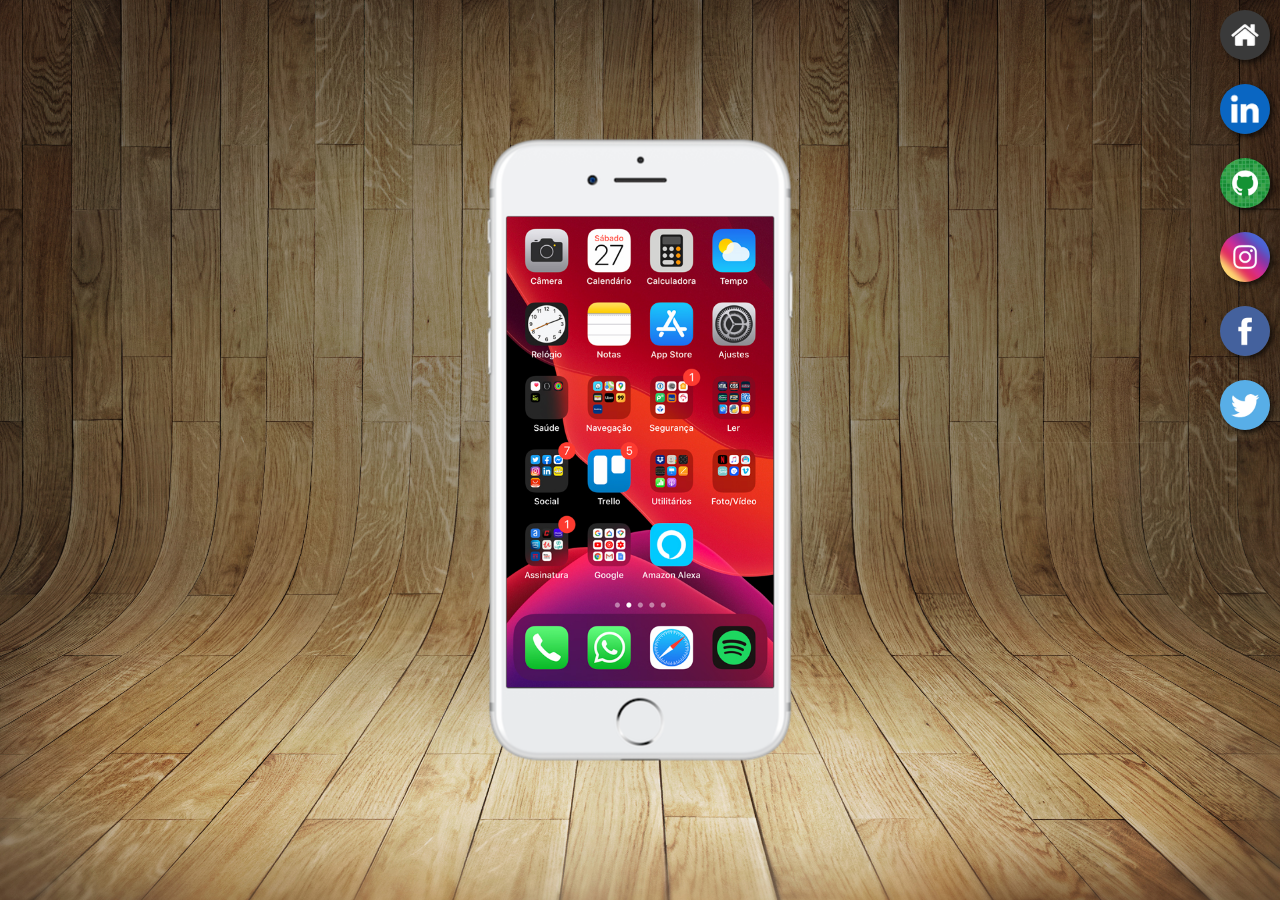
<file: index.html>
<!DOCTYPE html>
<html lang="pt-br">
<head>
    <meta charset="UTF-8">
    <meta http-equiv="X-UA-Compatible" content="IE=edge">
    <meta name="viewport" content="width=device-width, initial-scale=1.0">
    <link rel="shortcut icon" href="favicon.ico" type="image/x-icon">
    <link rel="stylesheet" href="estilo/style.css">
    <title>Projeto Redes Sociais</title>
</head>
<body>
    <main>
        <section id="telefone">
            <iframe src="home.html" frameborder="0" id="tela" name="tela">
                Seu navegador não é compativel com isso.
            </iframe>
        </section>
        <section id="rede-social">
            <a href="home.html" target="tela">
                <img src="imagens/logo-home.jpg" alt="Home">
            </a><br>
            <a href="linkedin.html" target="tela">
                <img src="imagens/logo-linkedin.png" alt="Linkdin">
            </a><br>
            <a href="github.html" target="tela">
                <img src="imagens/logo-github.jpg" alt="Github">
            </a><br>
            <a href="instagram.html" target="tela">
                <img src="imagens/logo-instagram.jpg" alt="Instagram">
            </a><br>
            <a href="facebook.html" target="tela">
                <img src="imagens/logo-facebook.jpg" alt="Facebook">
            </a><br>
            <a href="twitter.html" target="tela">
                <img src="imagens/logo-twitter.jpg" alt="Twitter">
            </a>
        </section>
    </main>
</body>
</html>
</file>
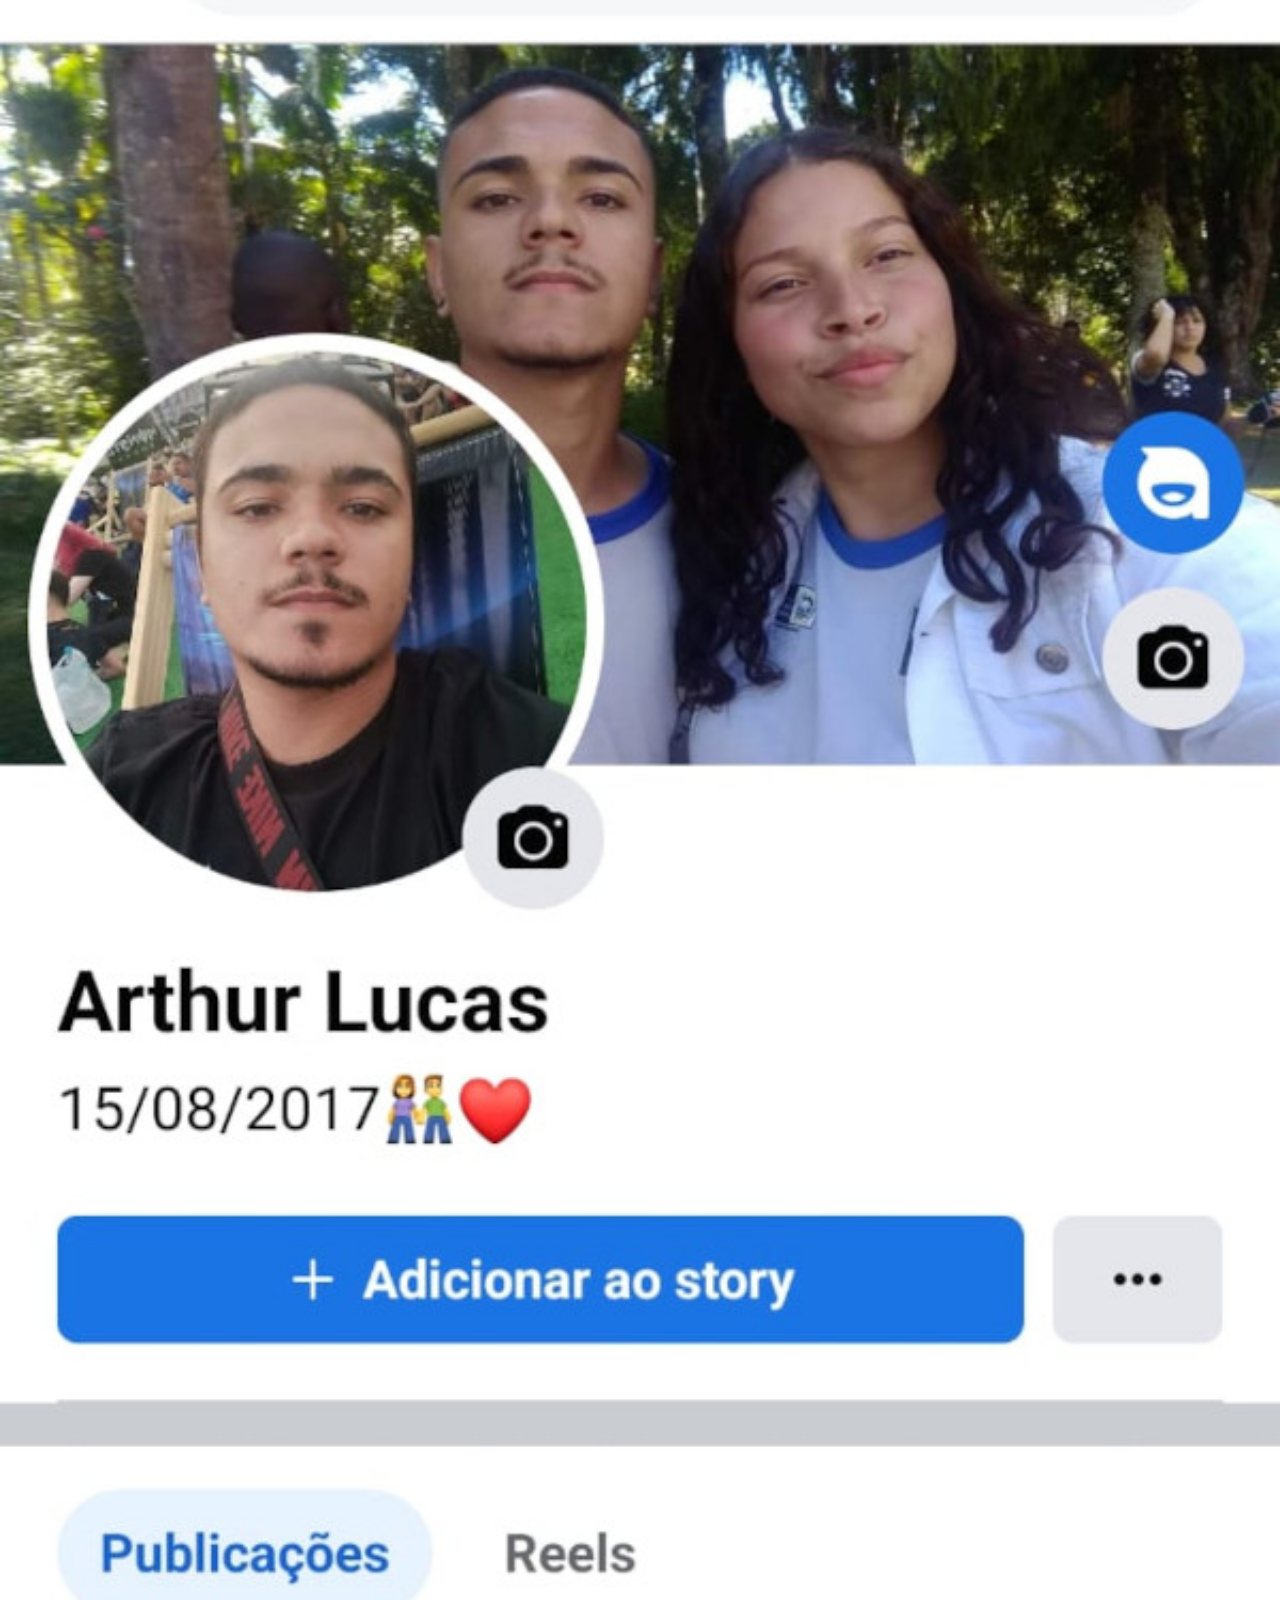
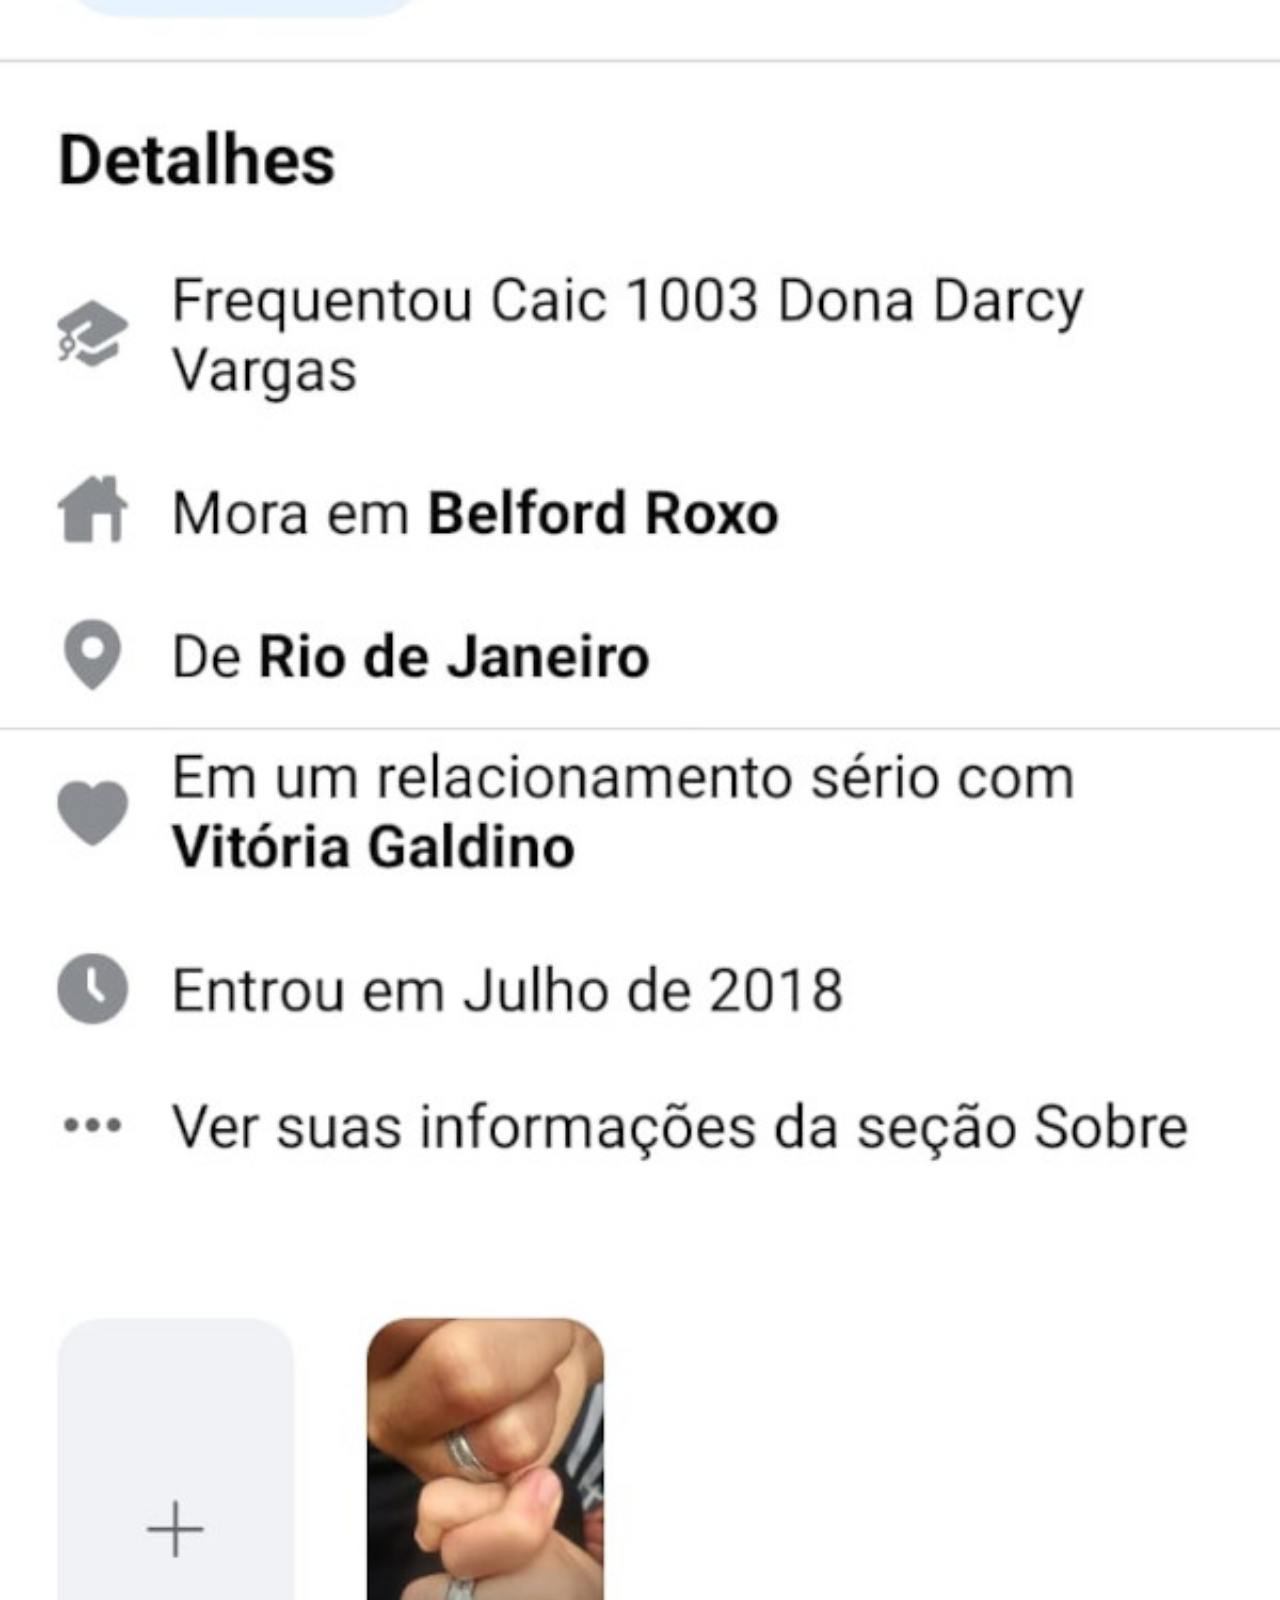
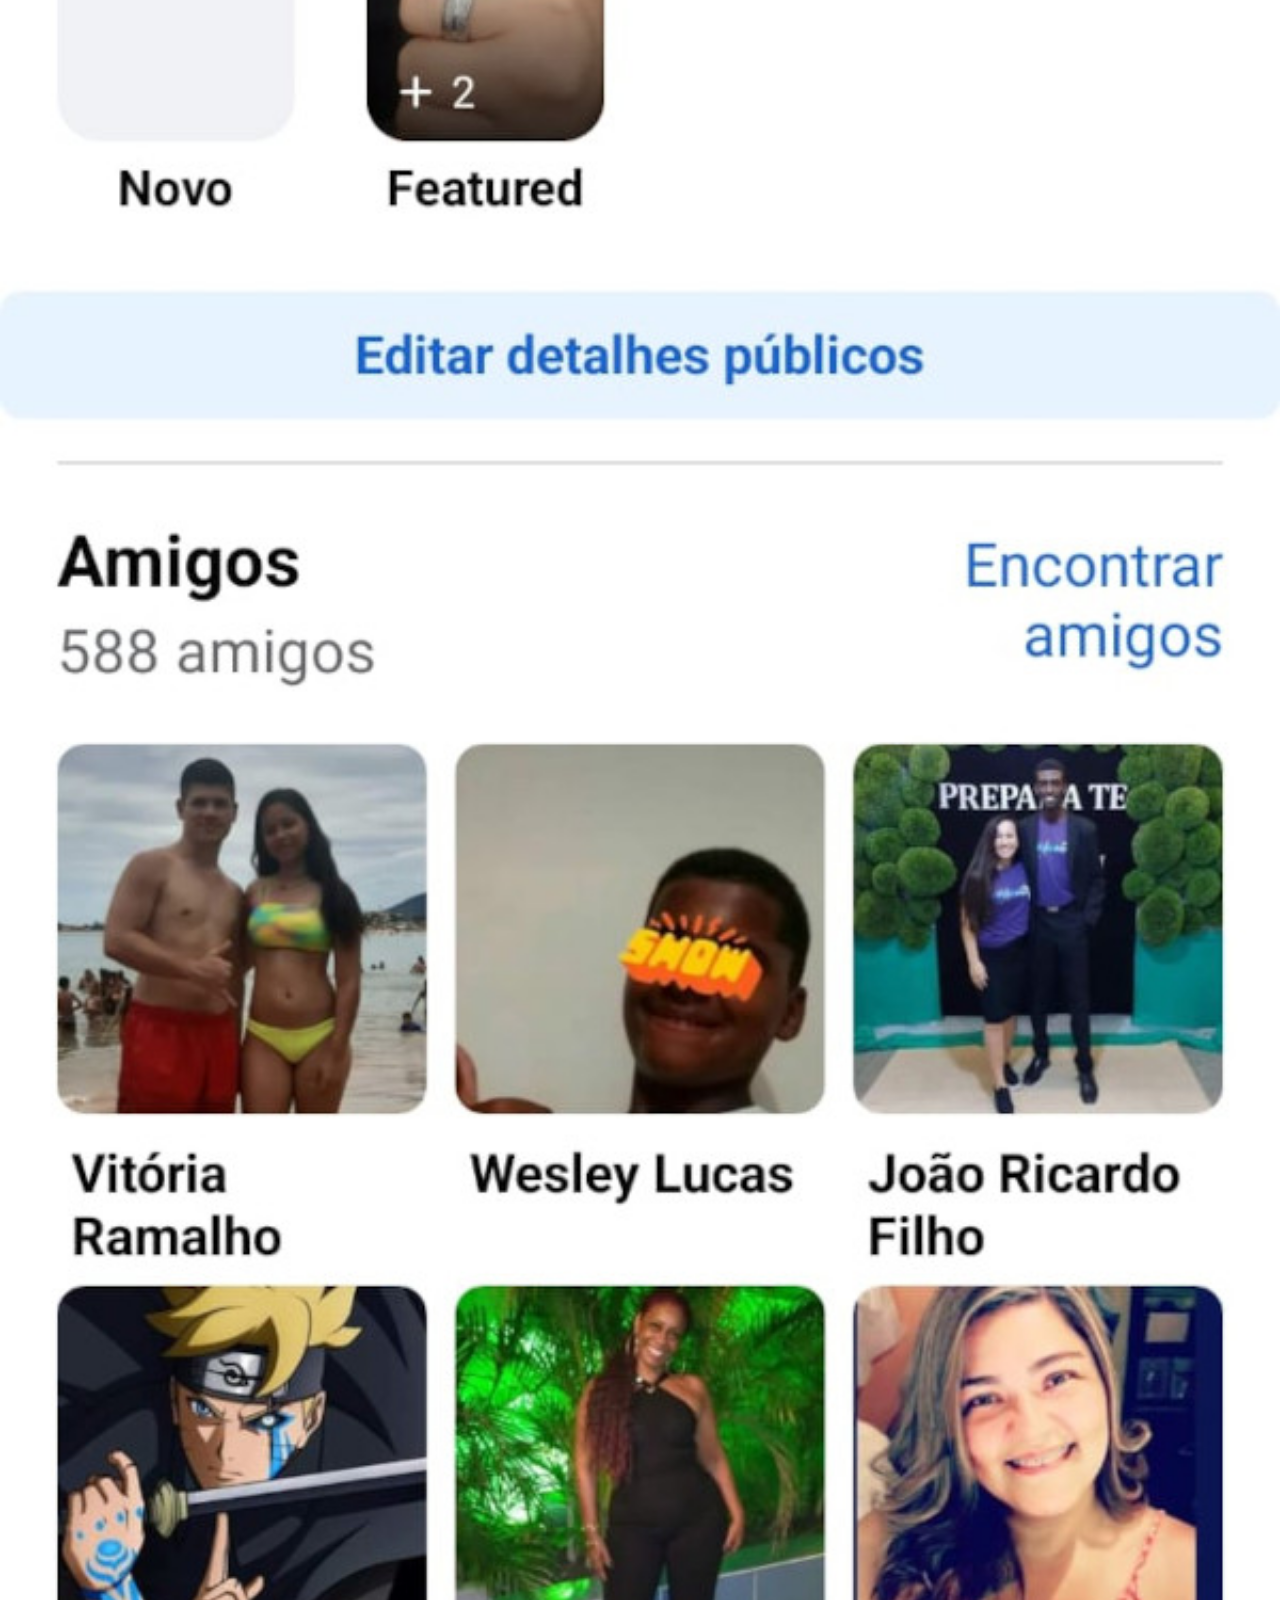
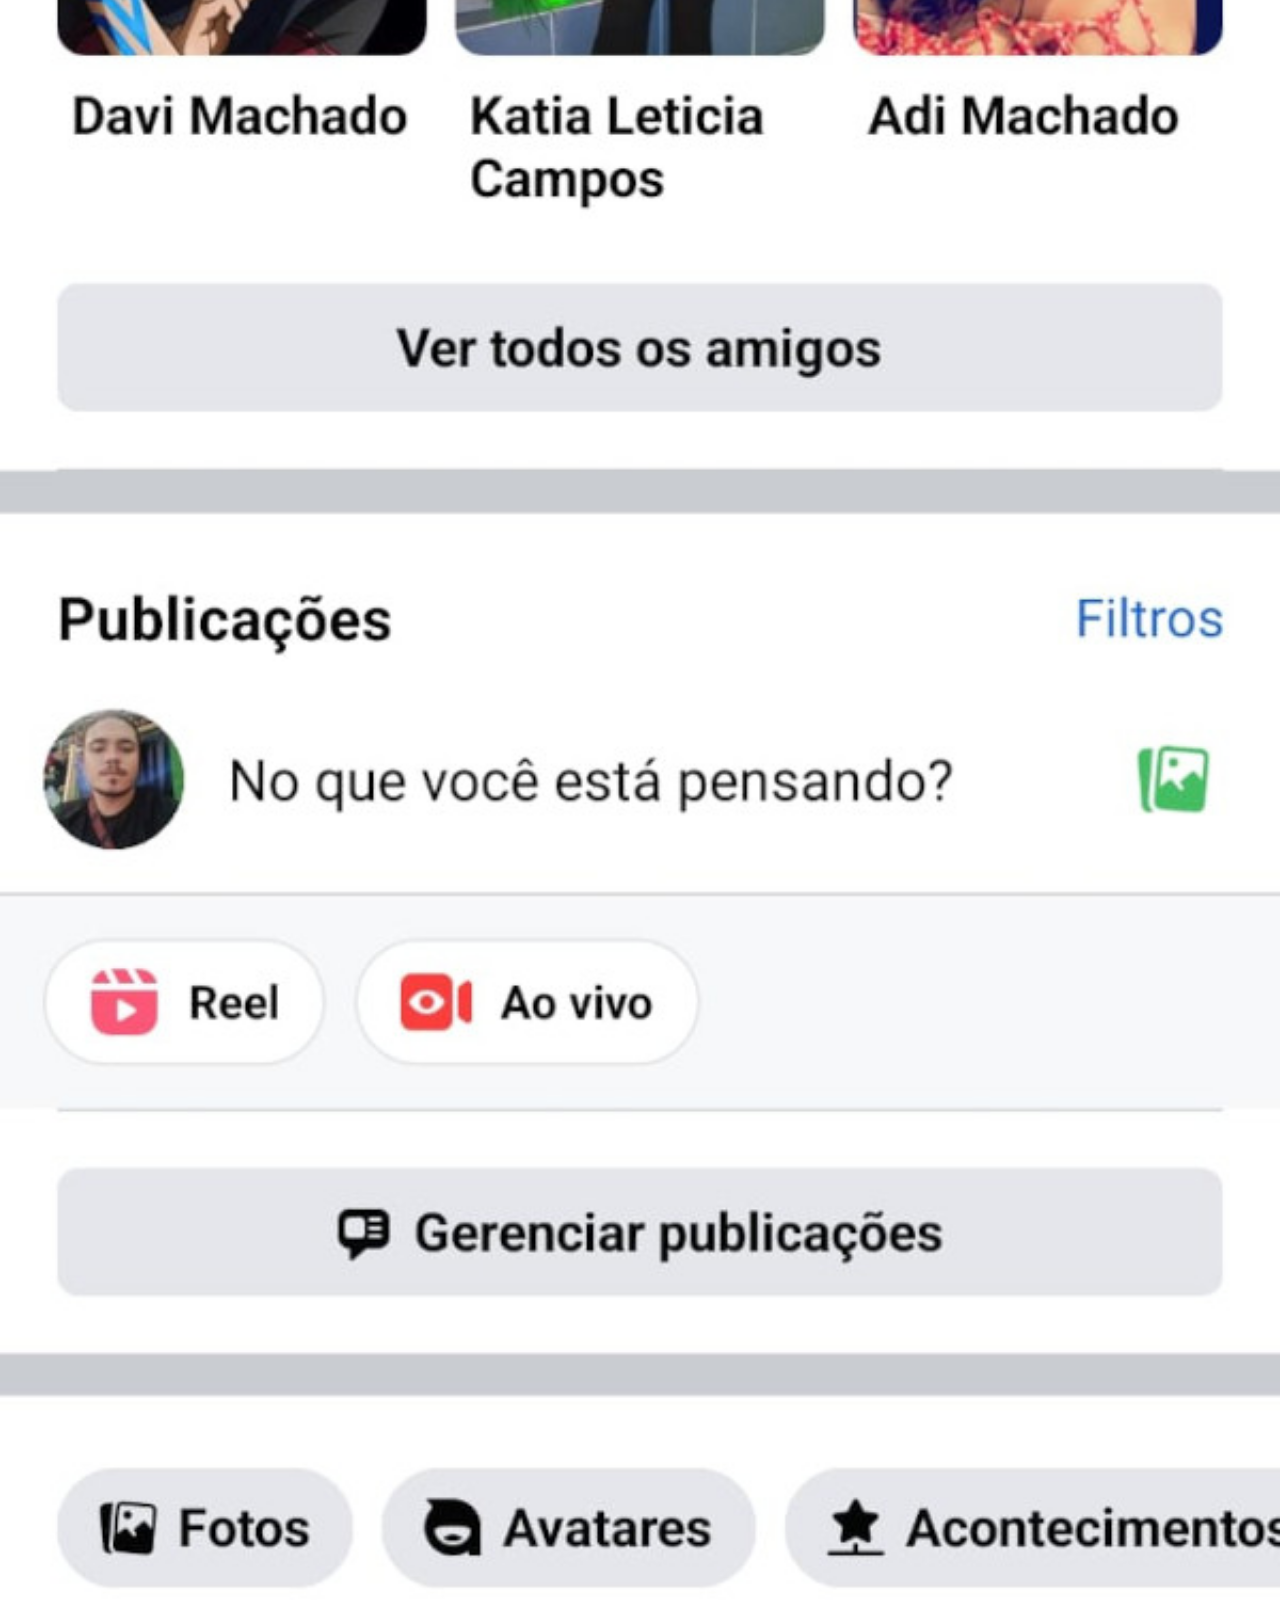
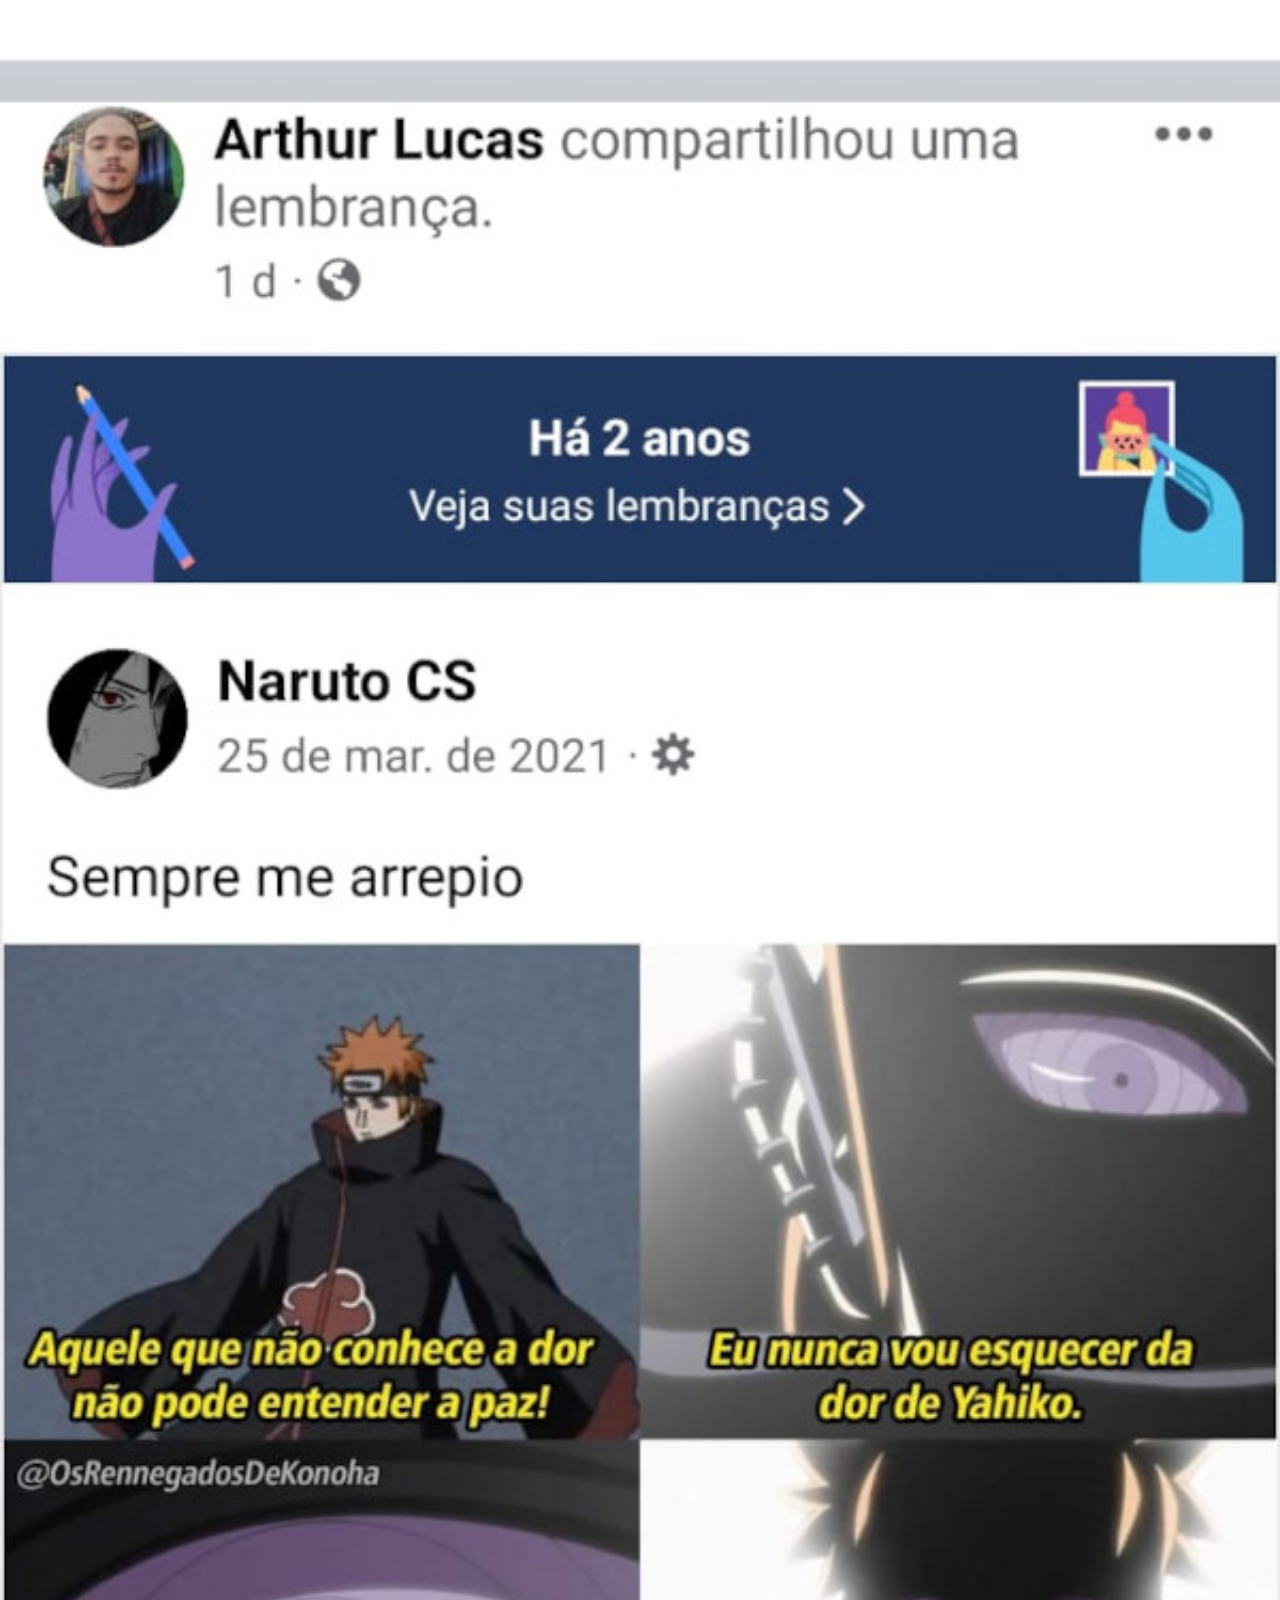
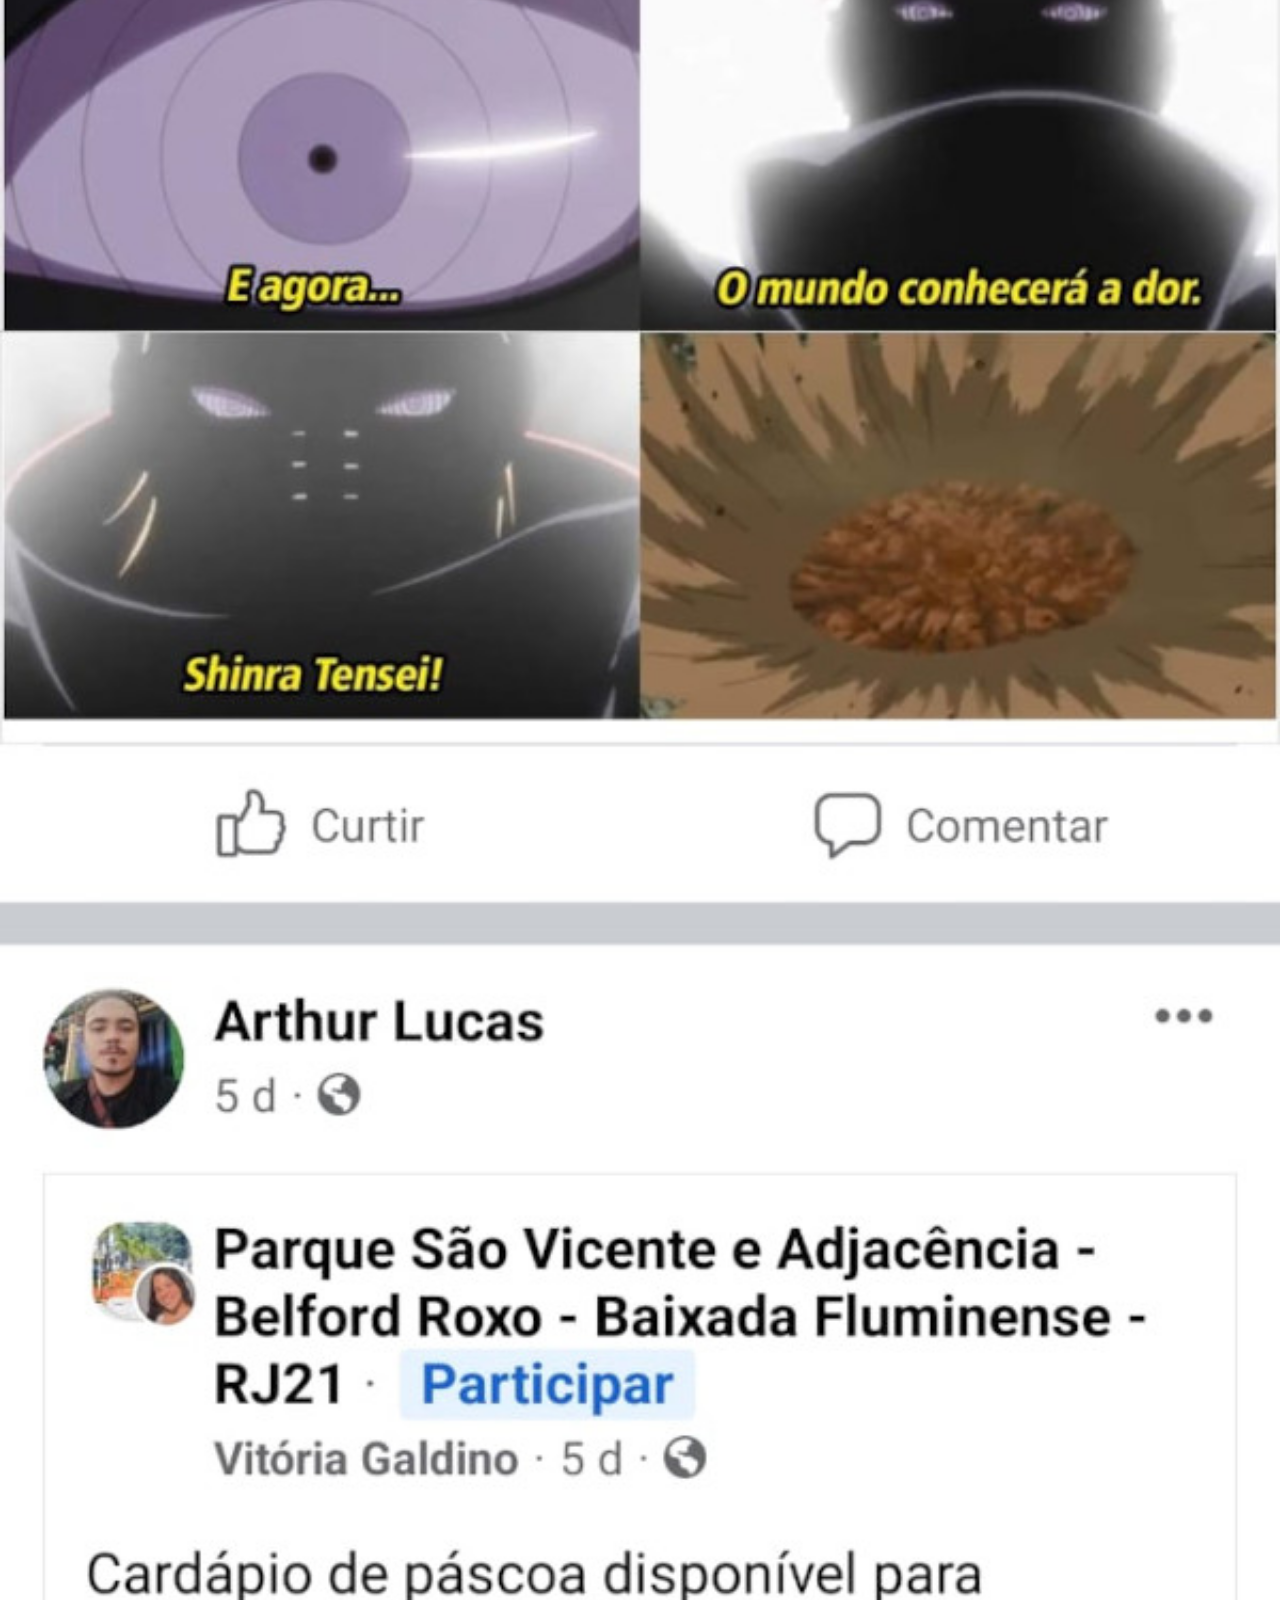
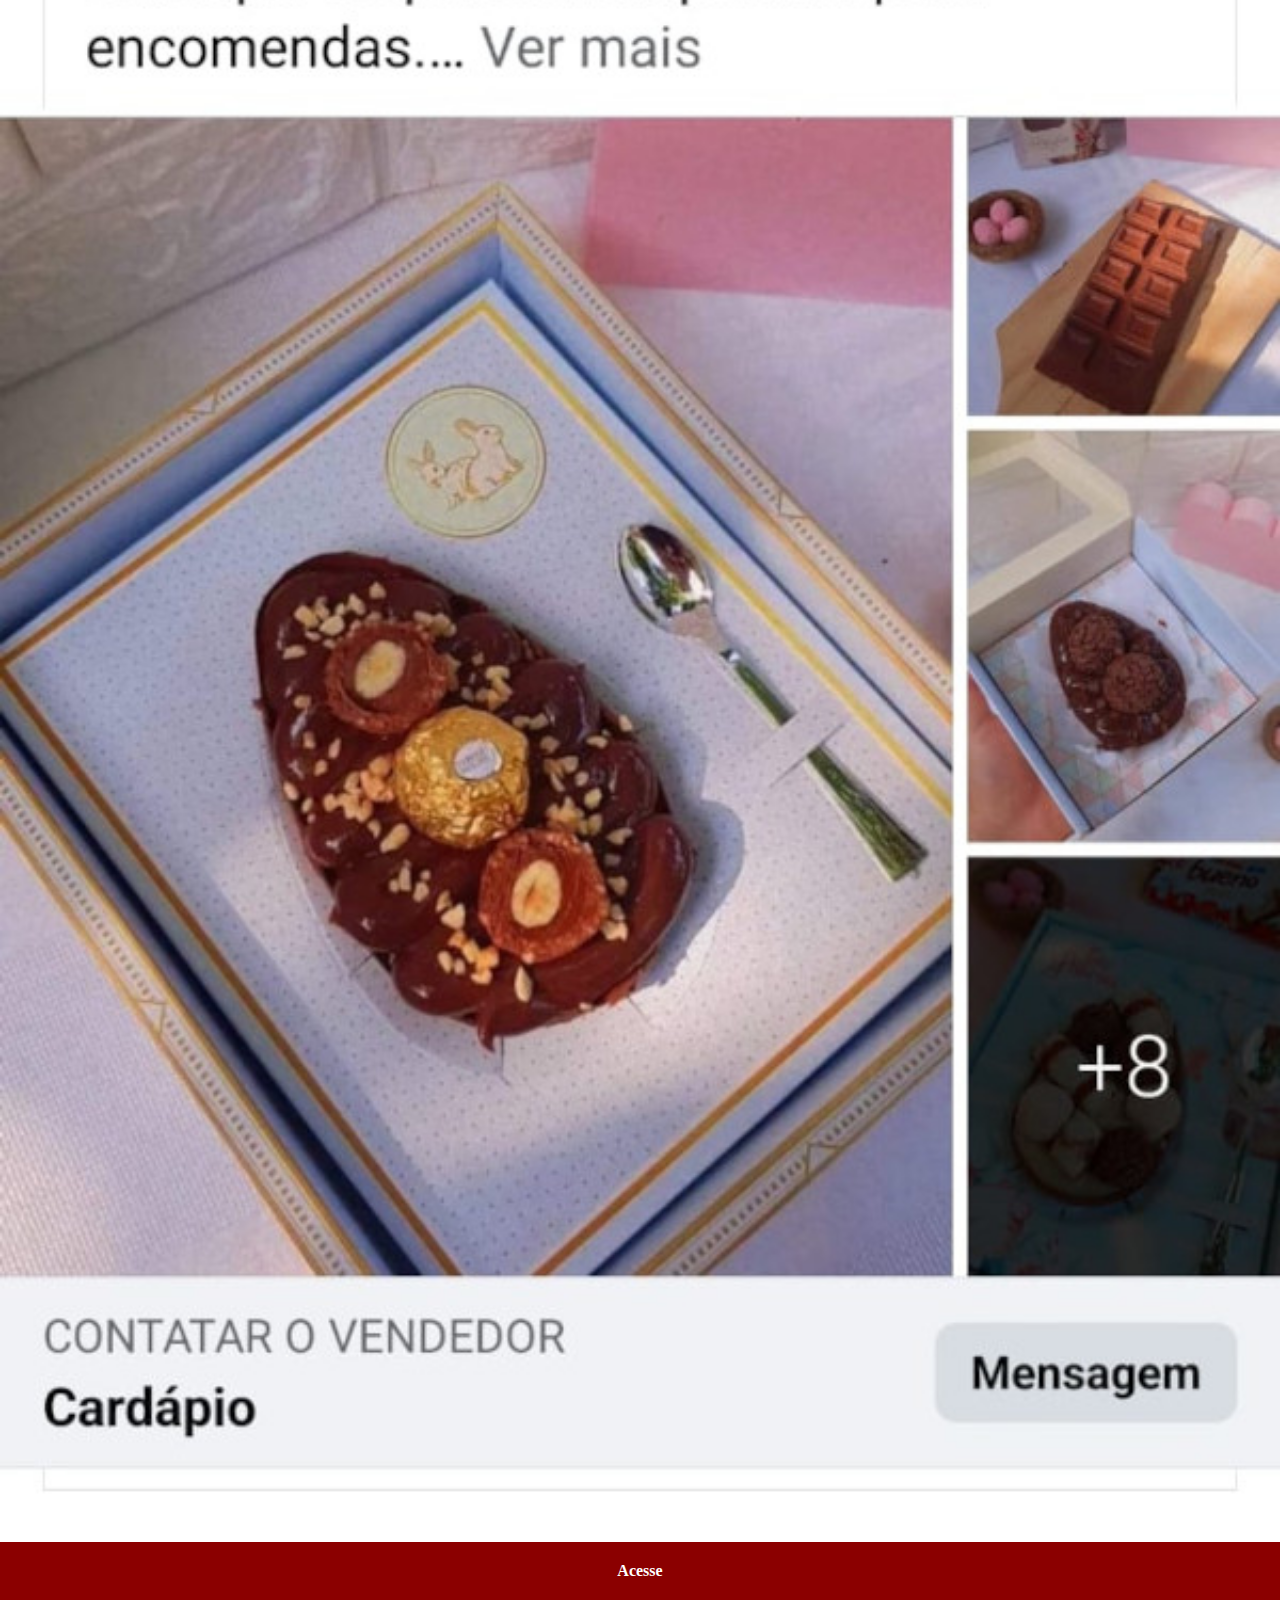
<file: facebook.html>
<!DOCTYPE html>
<html lang="pt-br">
<head>
    <meta charset="UTF-8">
    <meta http-equiv="X-UA-Compatible" content="IE=edge">
    <meta name="viewport" content="width=device-width, initial-scale=1.0"><link rel="stylesheet" href="estilo/tela.css">
    <title>Facebook</title>
</head>
<body>
    <img src="imagens/tela-facebook.jpeg" alt="Facebook">
    <a href="https://www.facebook.com/arthur.lucas.1884/" target="_blank">Acesse</a>
</body>
</html>
</file>
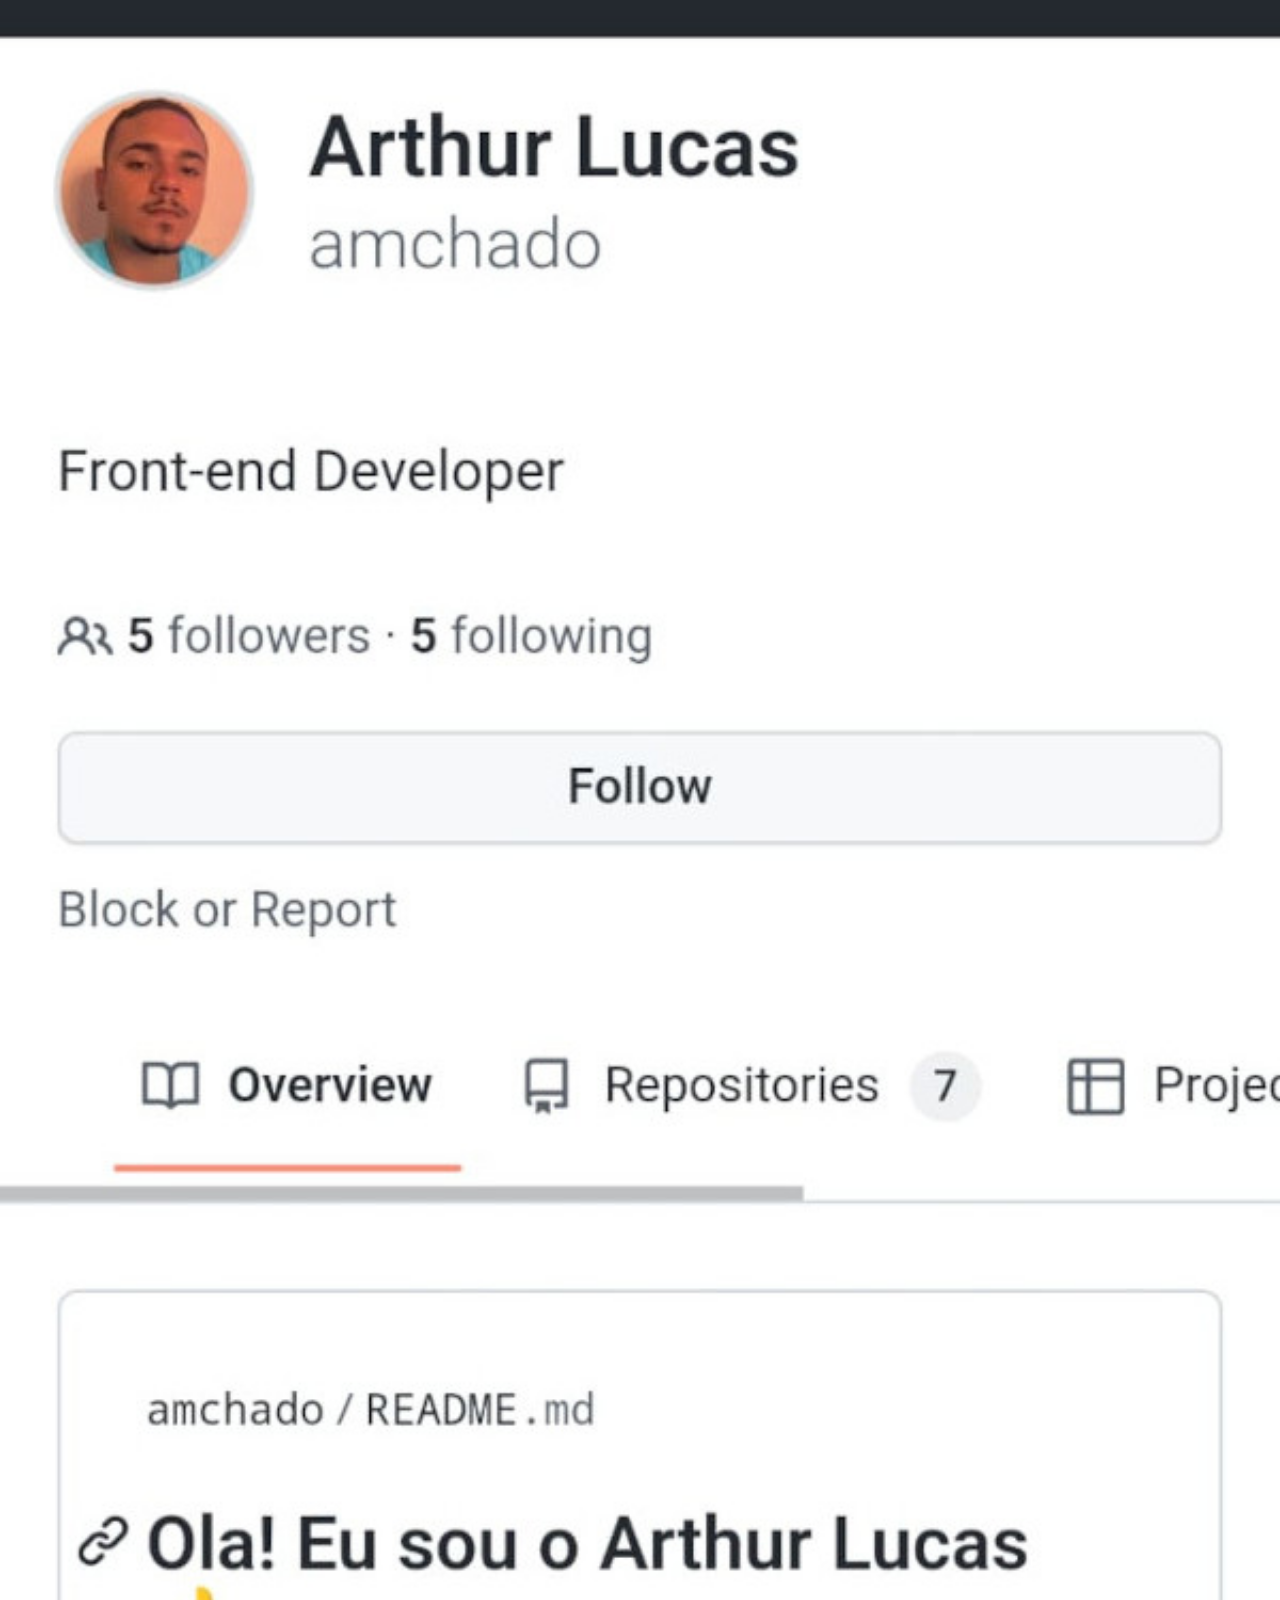
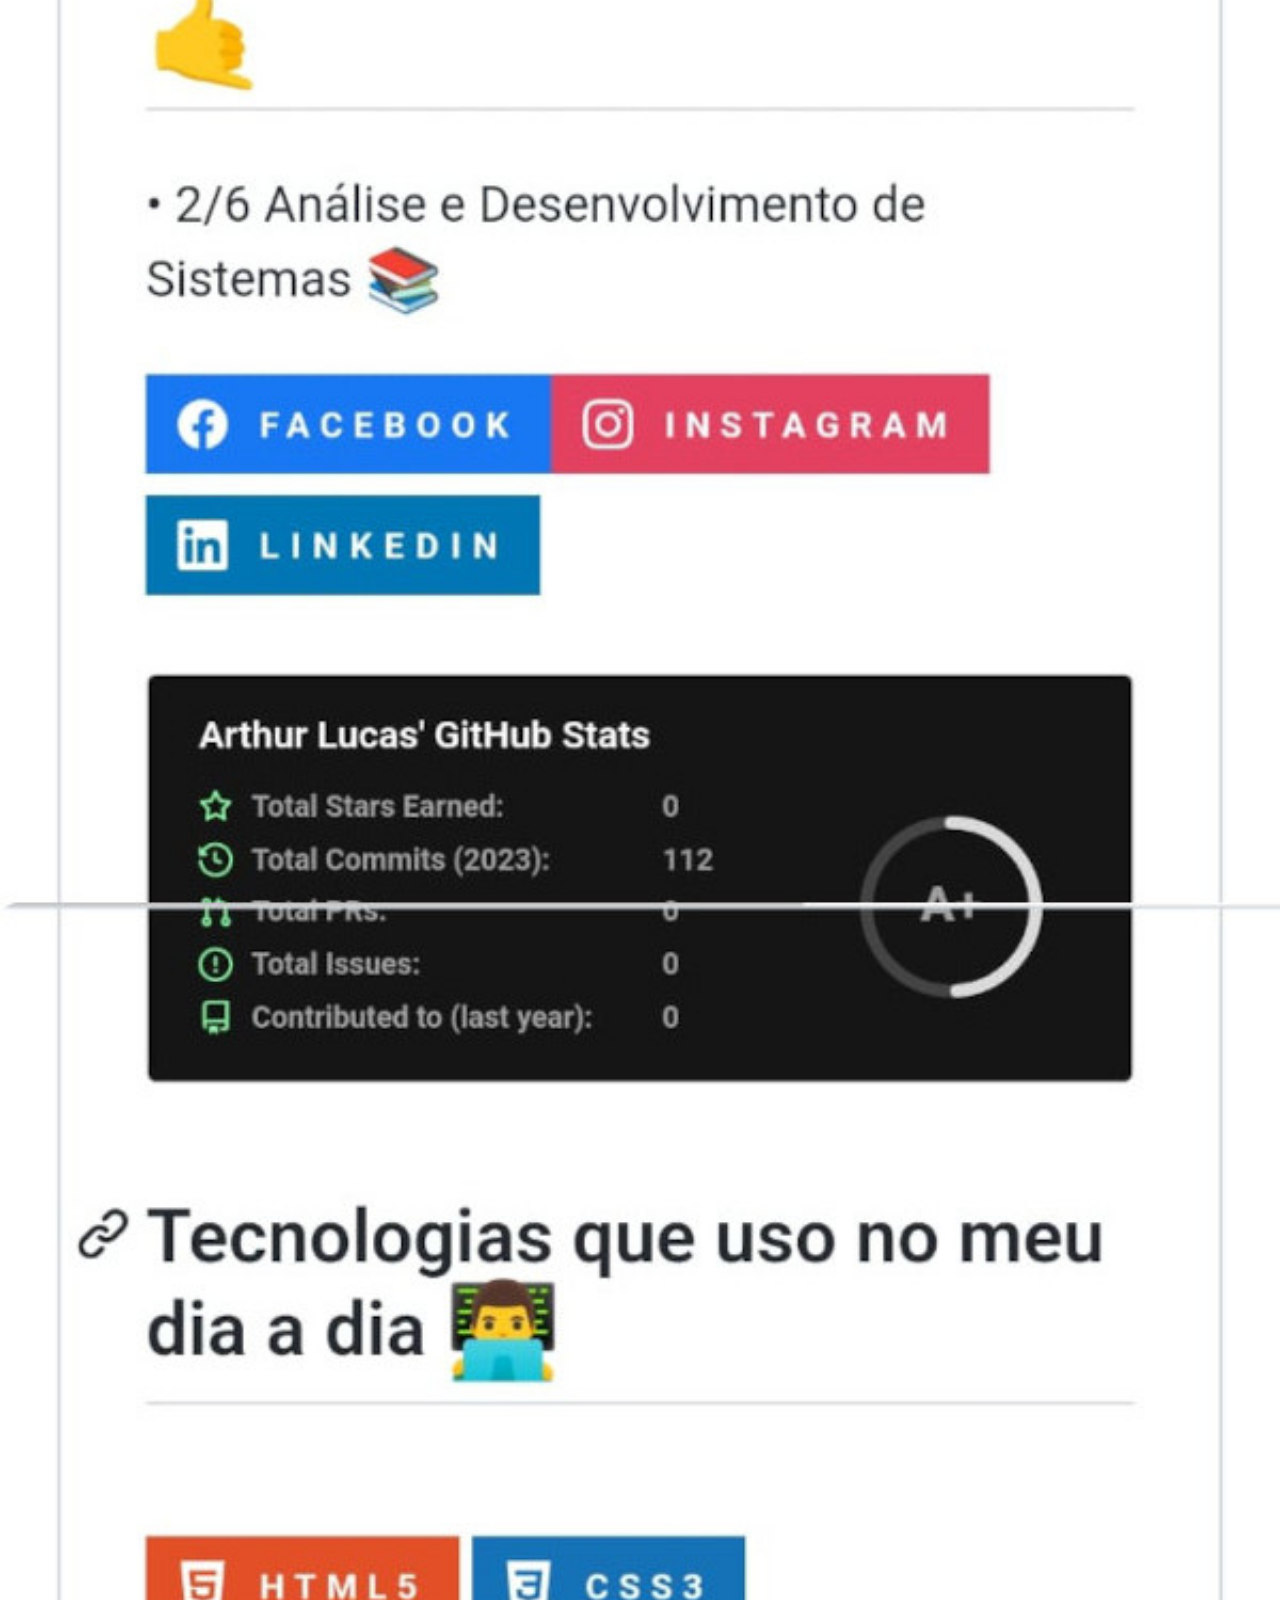
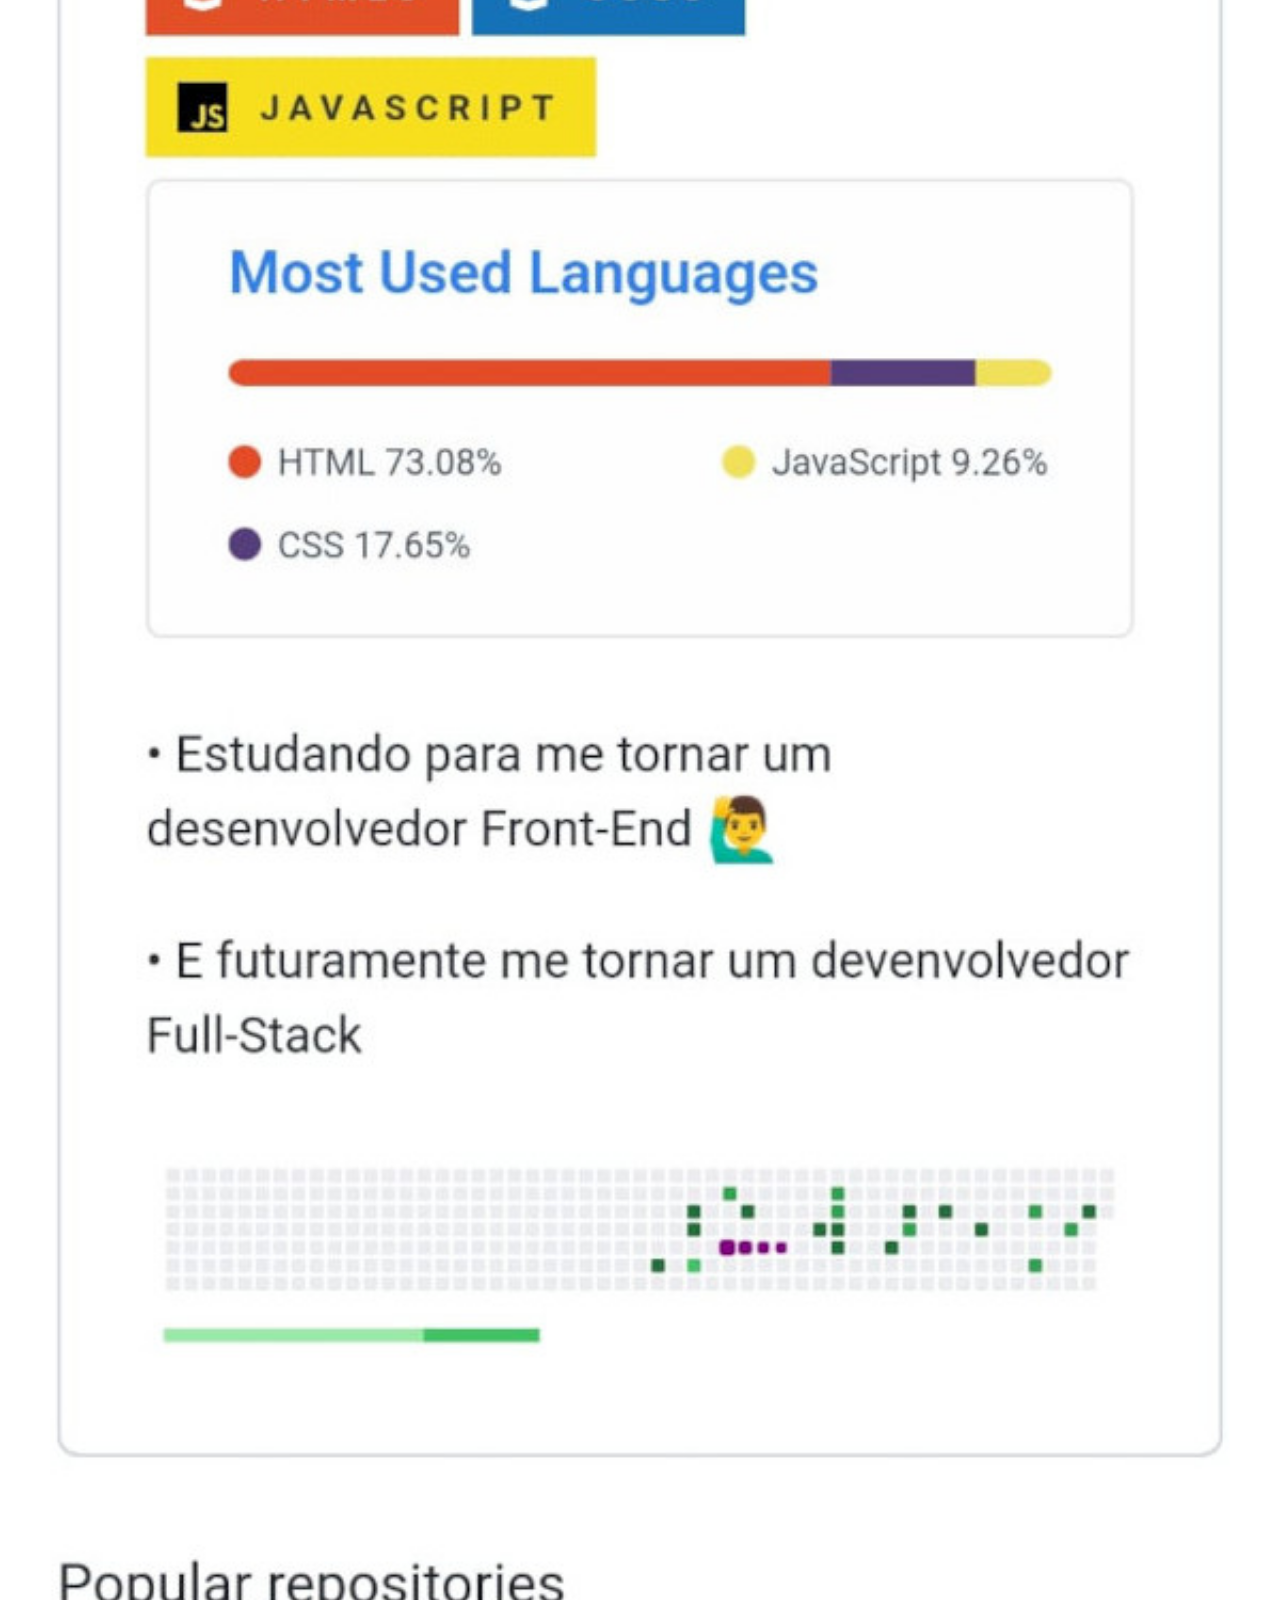
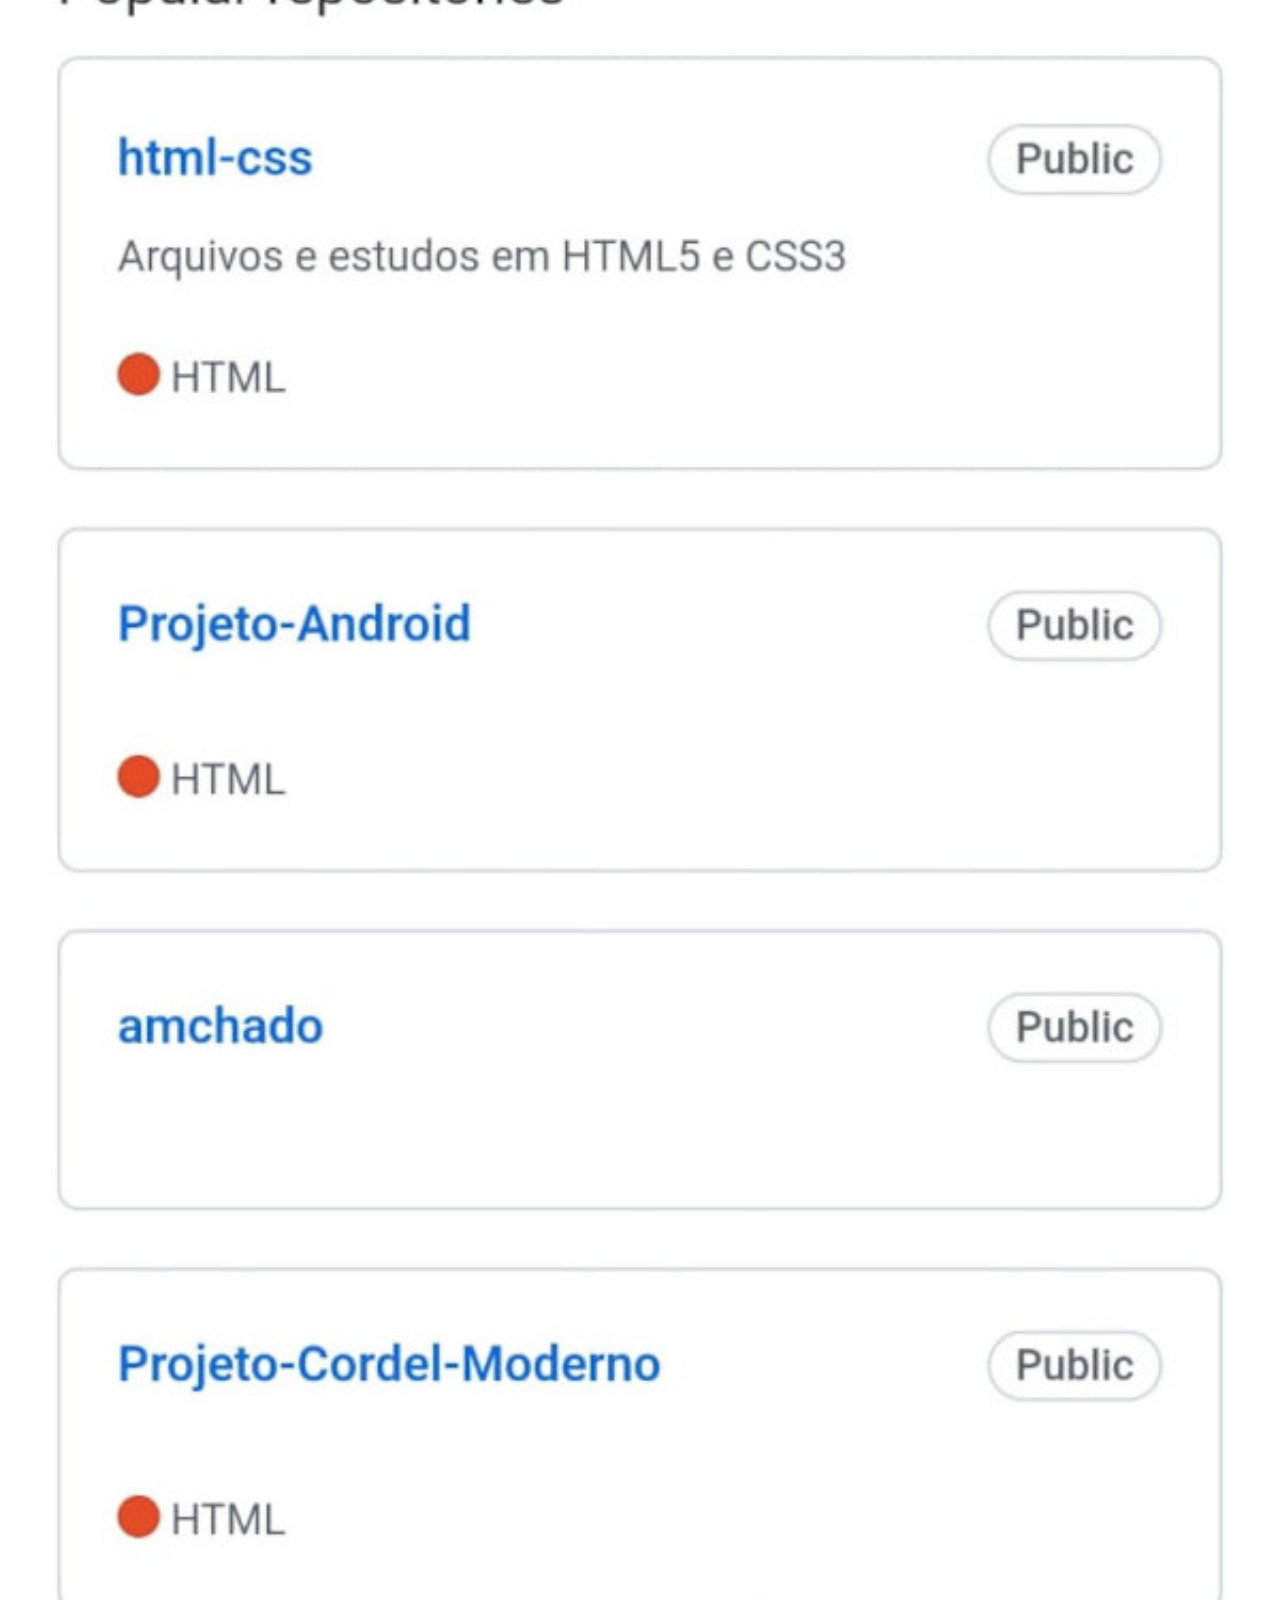
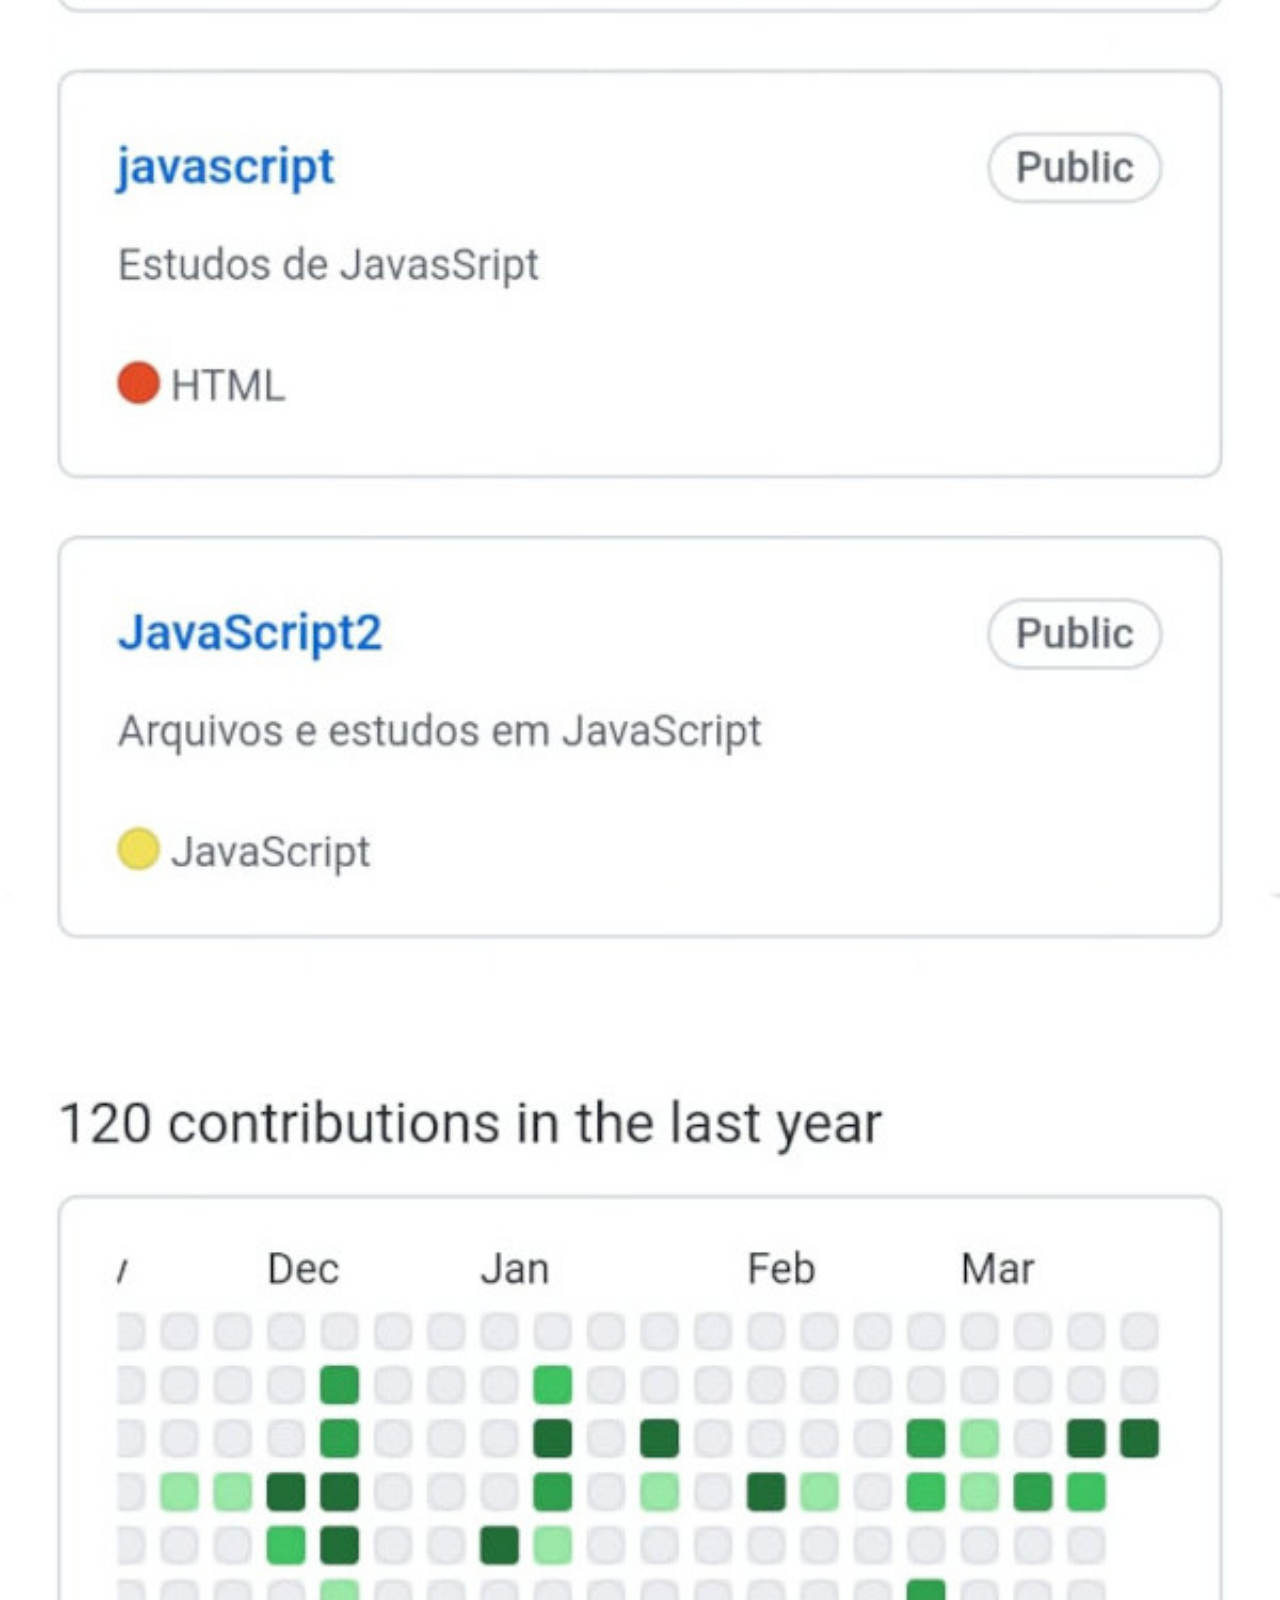
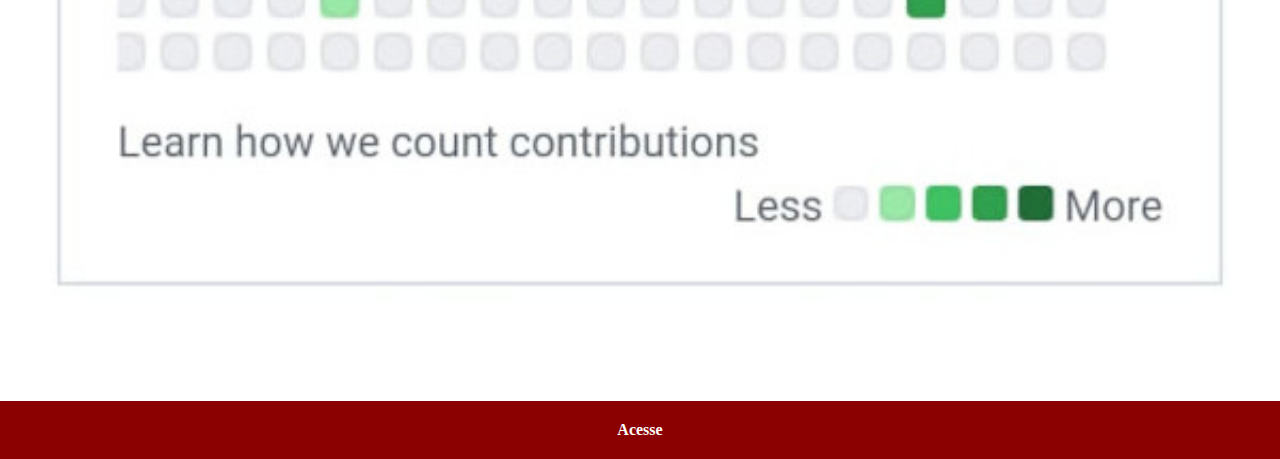
<file: github.html>
<!DOCTYPE html>
<html lang="pt-br">
<head>
    <meta charset="UTF-8">
    <meta http-equiv="X-UA-Compatible" content="IE=edge">
    <meta name="viewport" content="width=device-width, initial-scale=1.0">
    <link rel="stylesheet" href="estilo/tela.css">
    <title>Github</title>
</head>
<body>
    <img src="imagens/tela-github1.jpeg" alt="Github">
    <a href="https://github.com/amchado" target="_blank">Acesse</a>
</body>
</html>
</file>
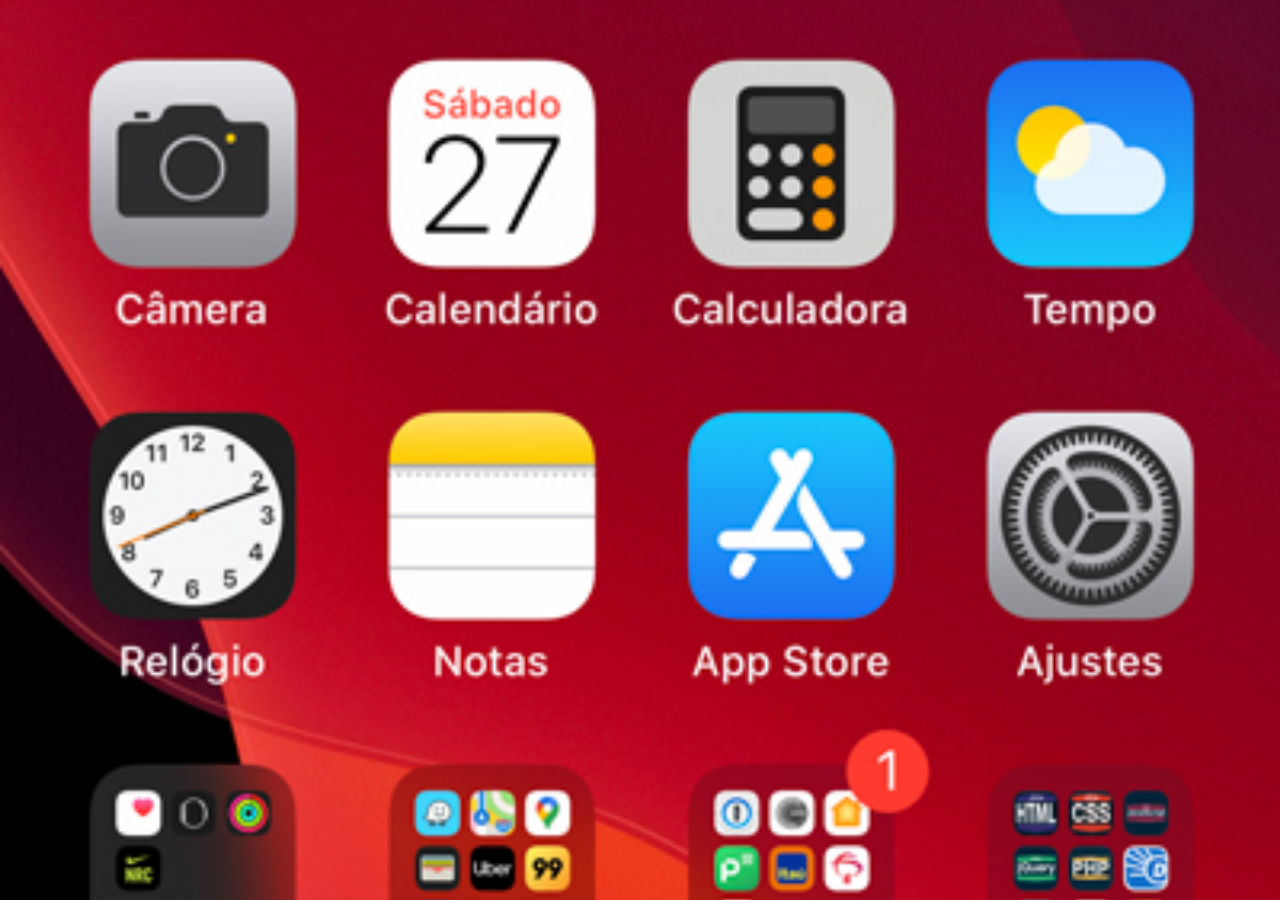
<file: home.html>
<!DOCTYPE html>
<html lang="pt-br">
<head>
    <meta charset="UTF-8">
    <meta http-equiv="X-UA-Compatible" content="IE=edge">
    <meta name="viewport" content="width=device-width, initial-scale=1.0">
    <title>Home</title>
    <style>
        *{
            margin: 0px;
            padding: 0px;
        }

        body{
            width: 100vw;
            height: 100vh;
            background: url('imagens/tela-home.jpg') no-repeat top center;
            background-size: cover;
        }

    </style>
</head>

<body>
    
</body>
</html>
</file>
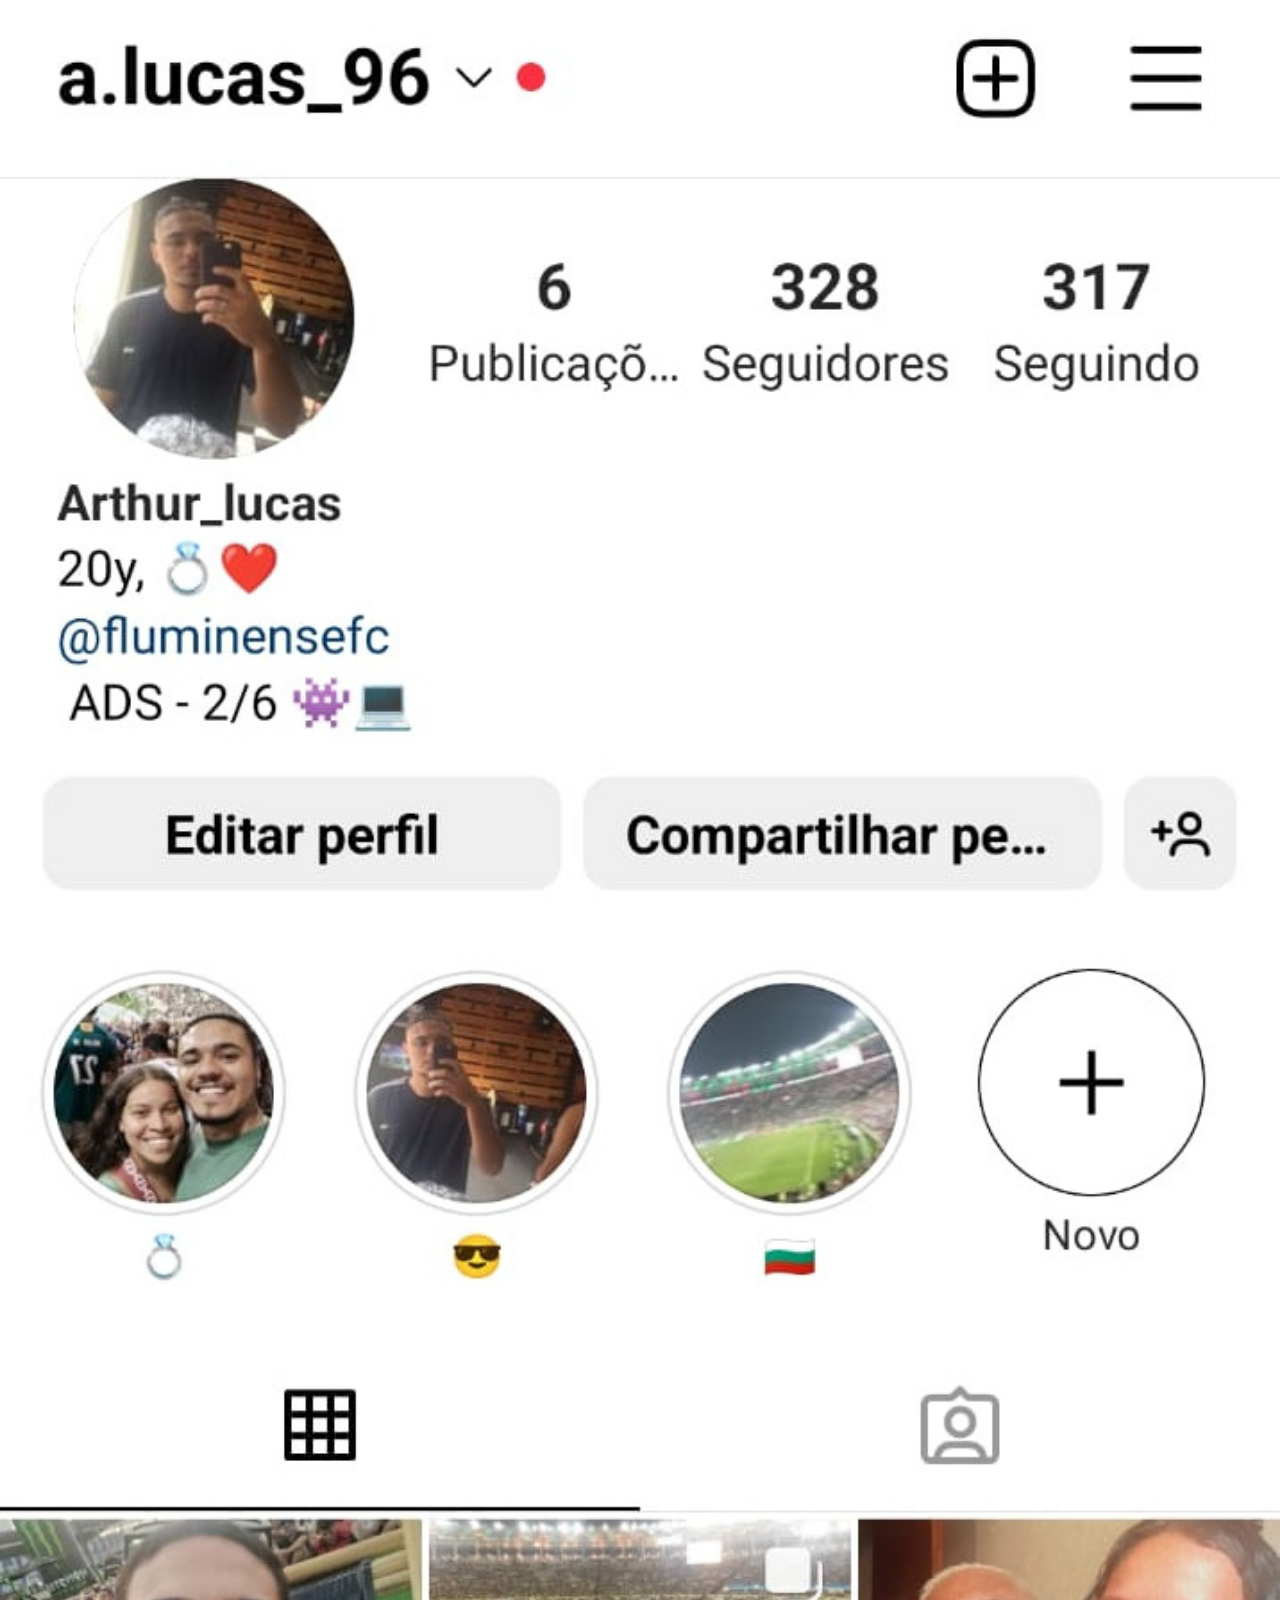
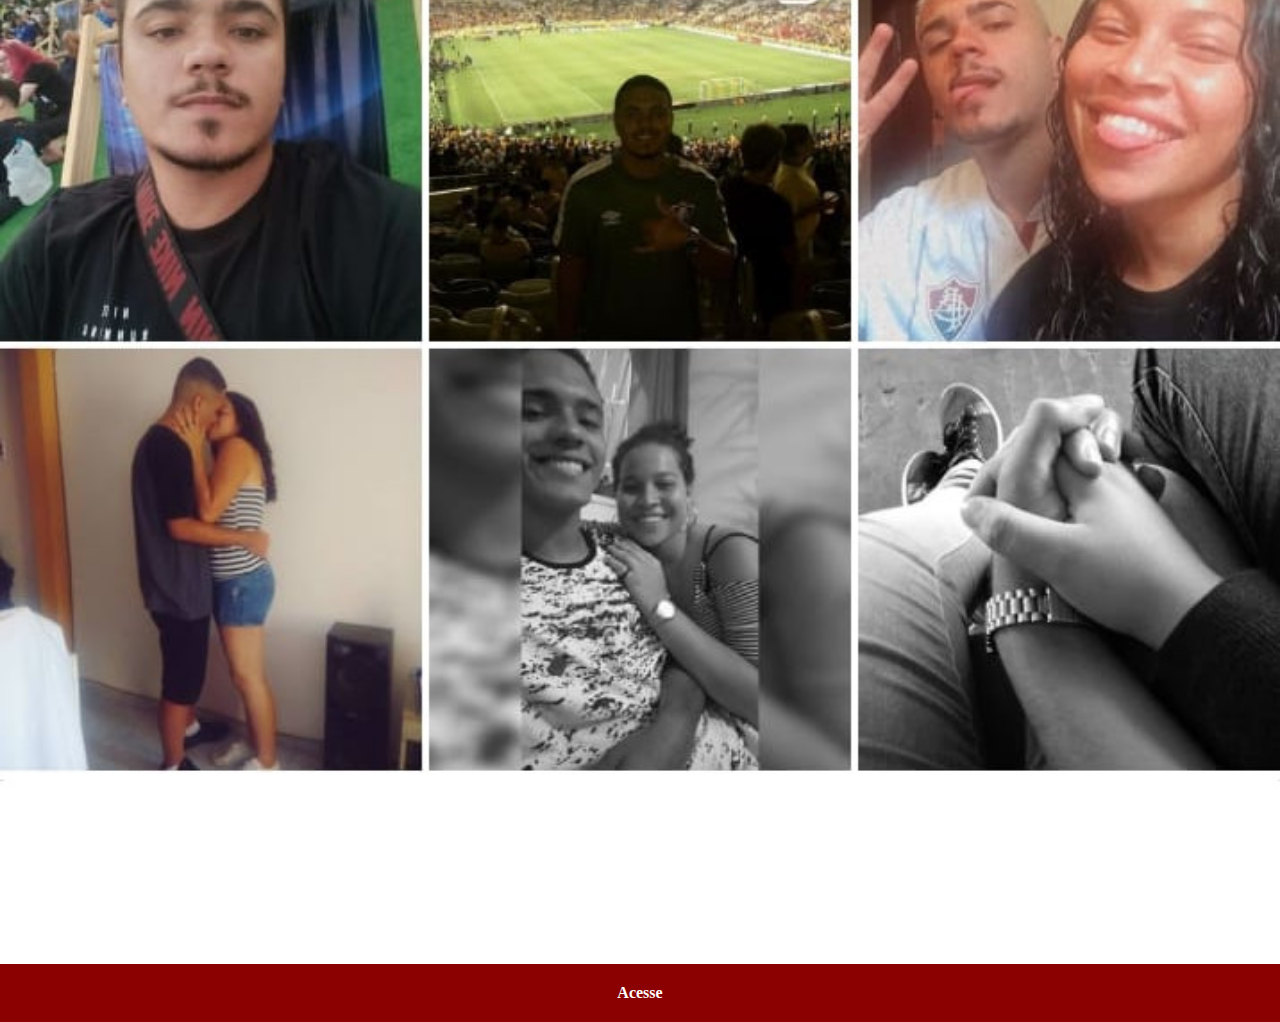
<file: instagram.html>
<!DOCTYPE html>
<html lang="pt-br">
<head>
    <meta charset="UTF-8">
    <meta http-equiv="X-UA-Compatible" content="IE=edge">
    <meta name="viewport" content="width=device-width, initial-scale=1.0">
    <link rel="stylesheet" href="estilo/tela.css">
    <title>Instagram</title>
</head>
<body>
    <img src="imagens/tela-instagram.jpeg" alt="Instagram">
    <a href="https://www.instagram.com/a.lucas_96/" target="_blank">Acesse</a>
</body>
</html>
</file>
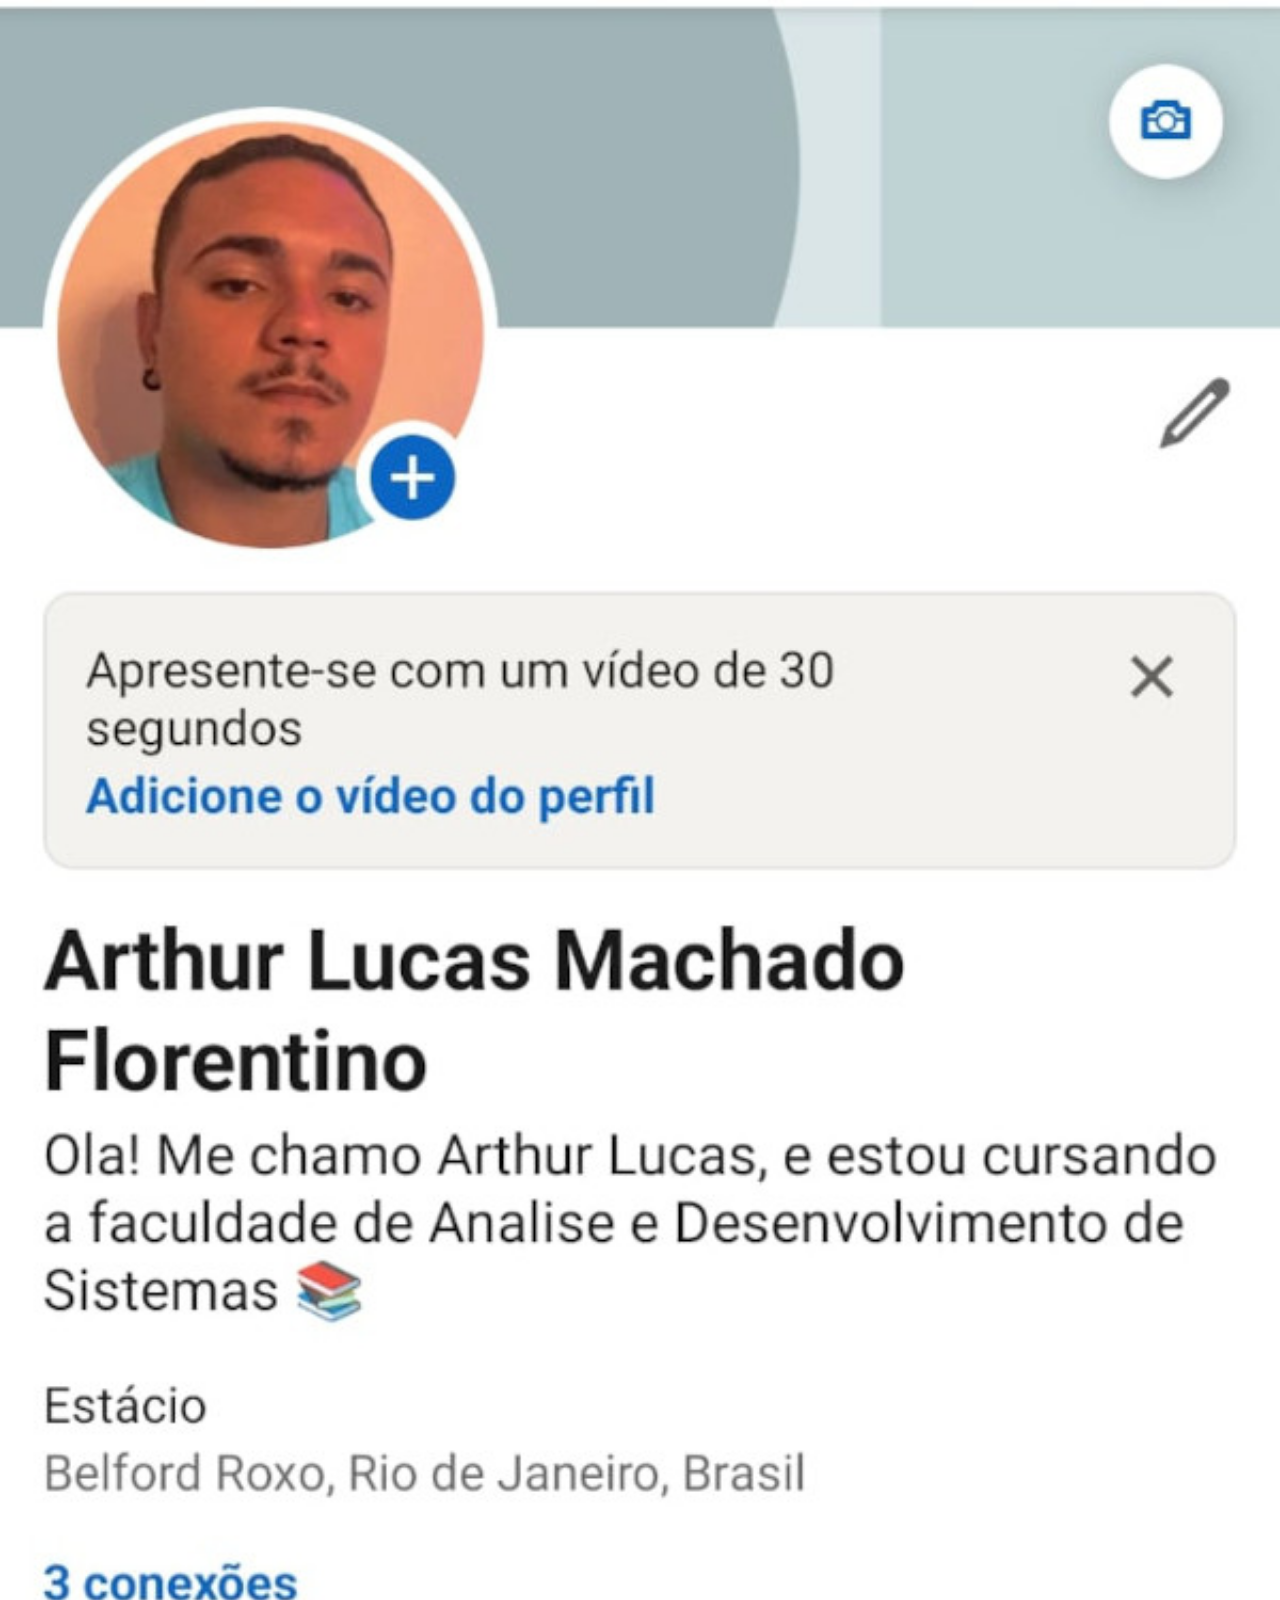
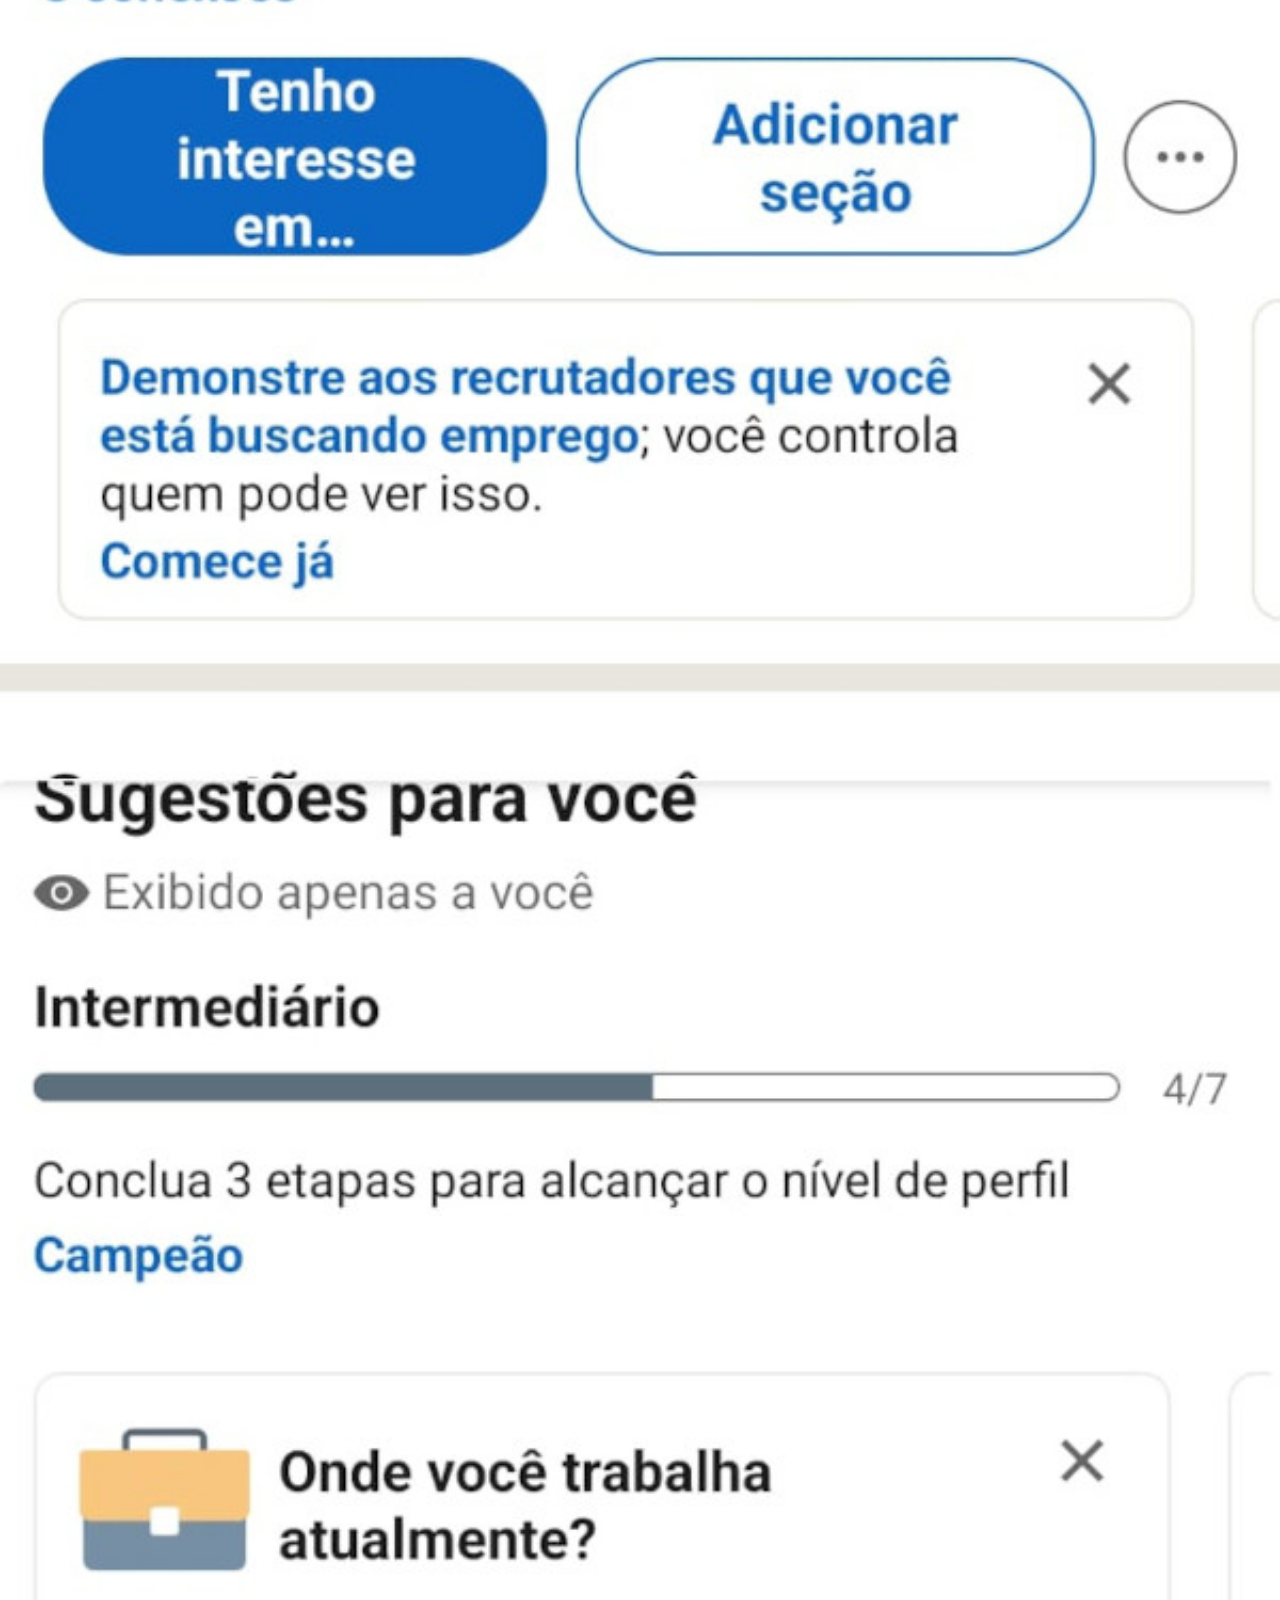
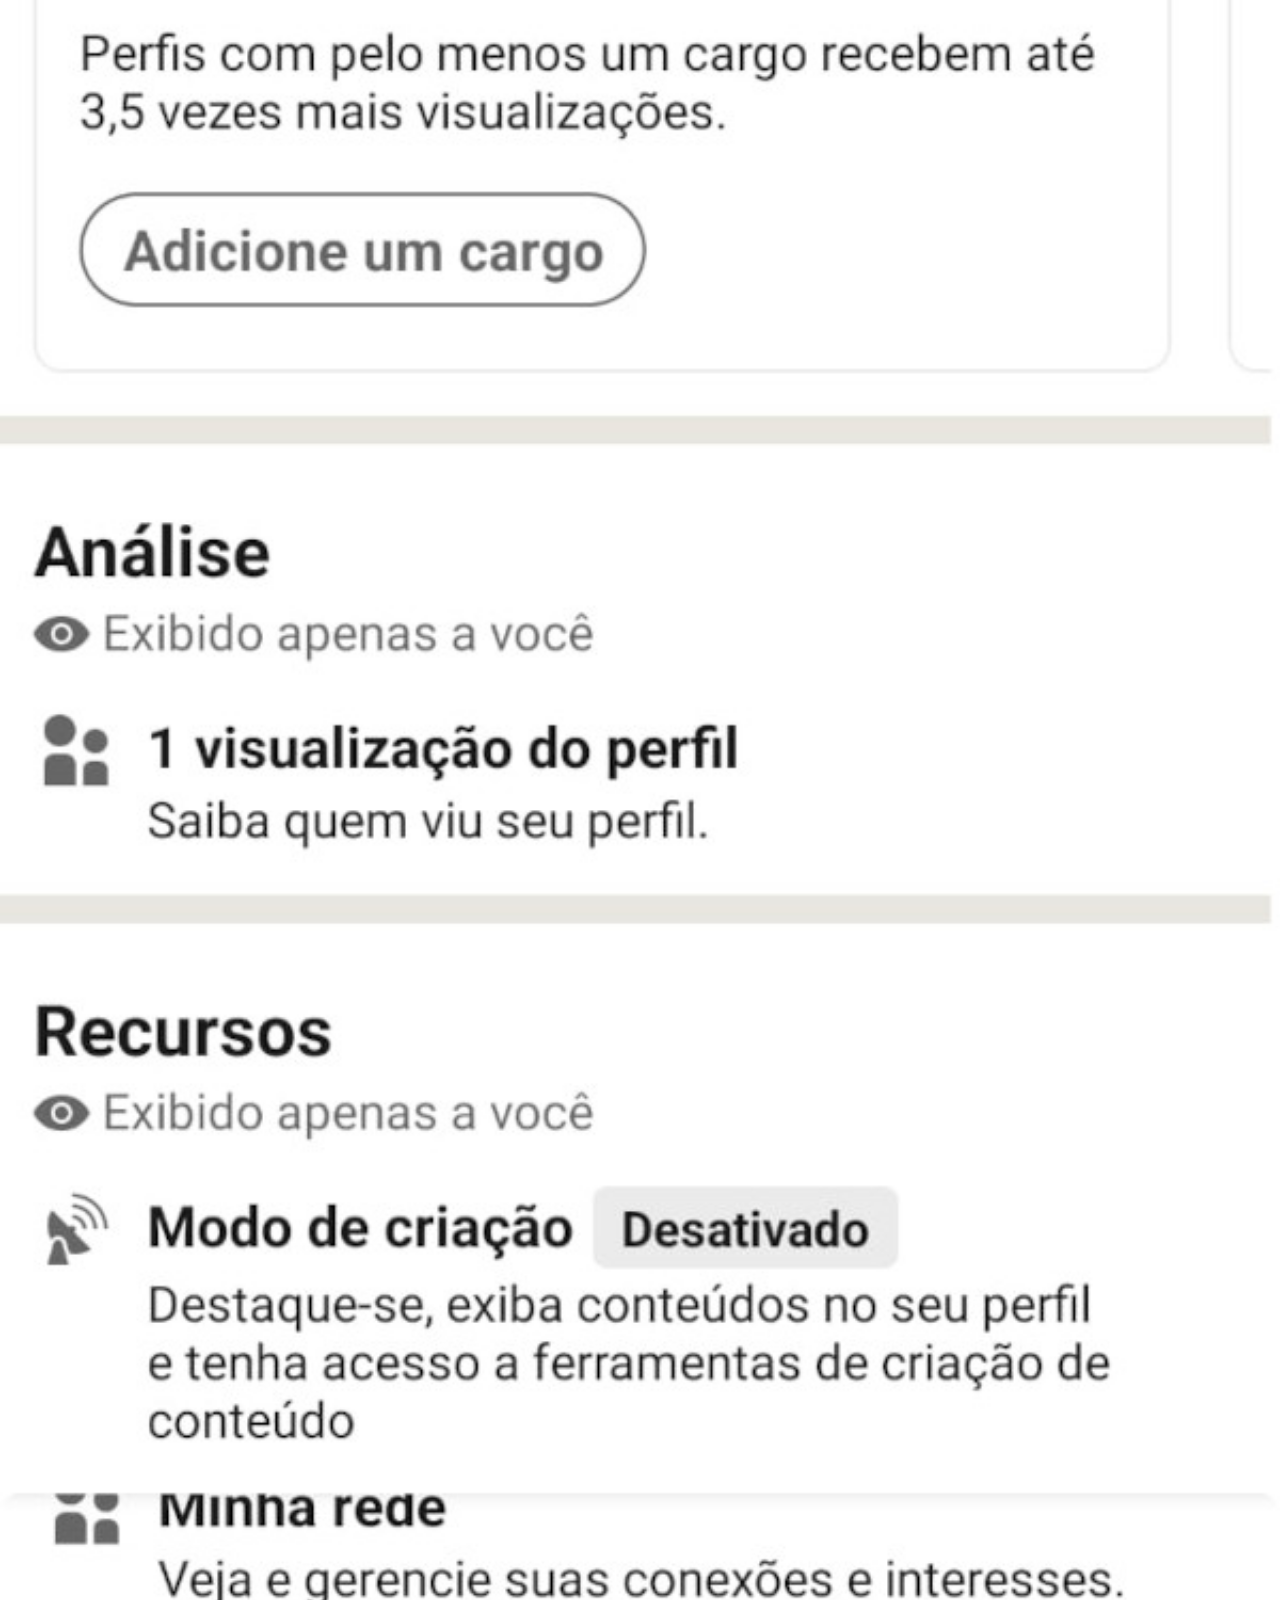
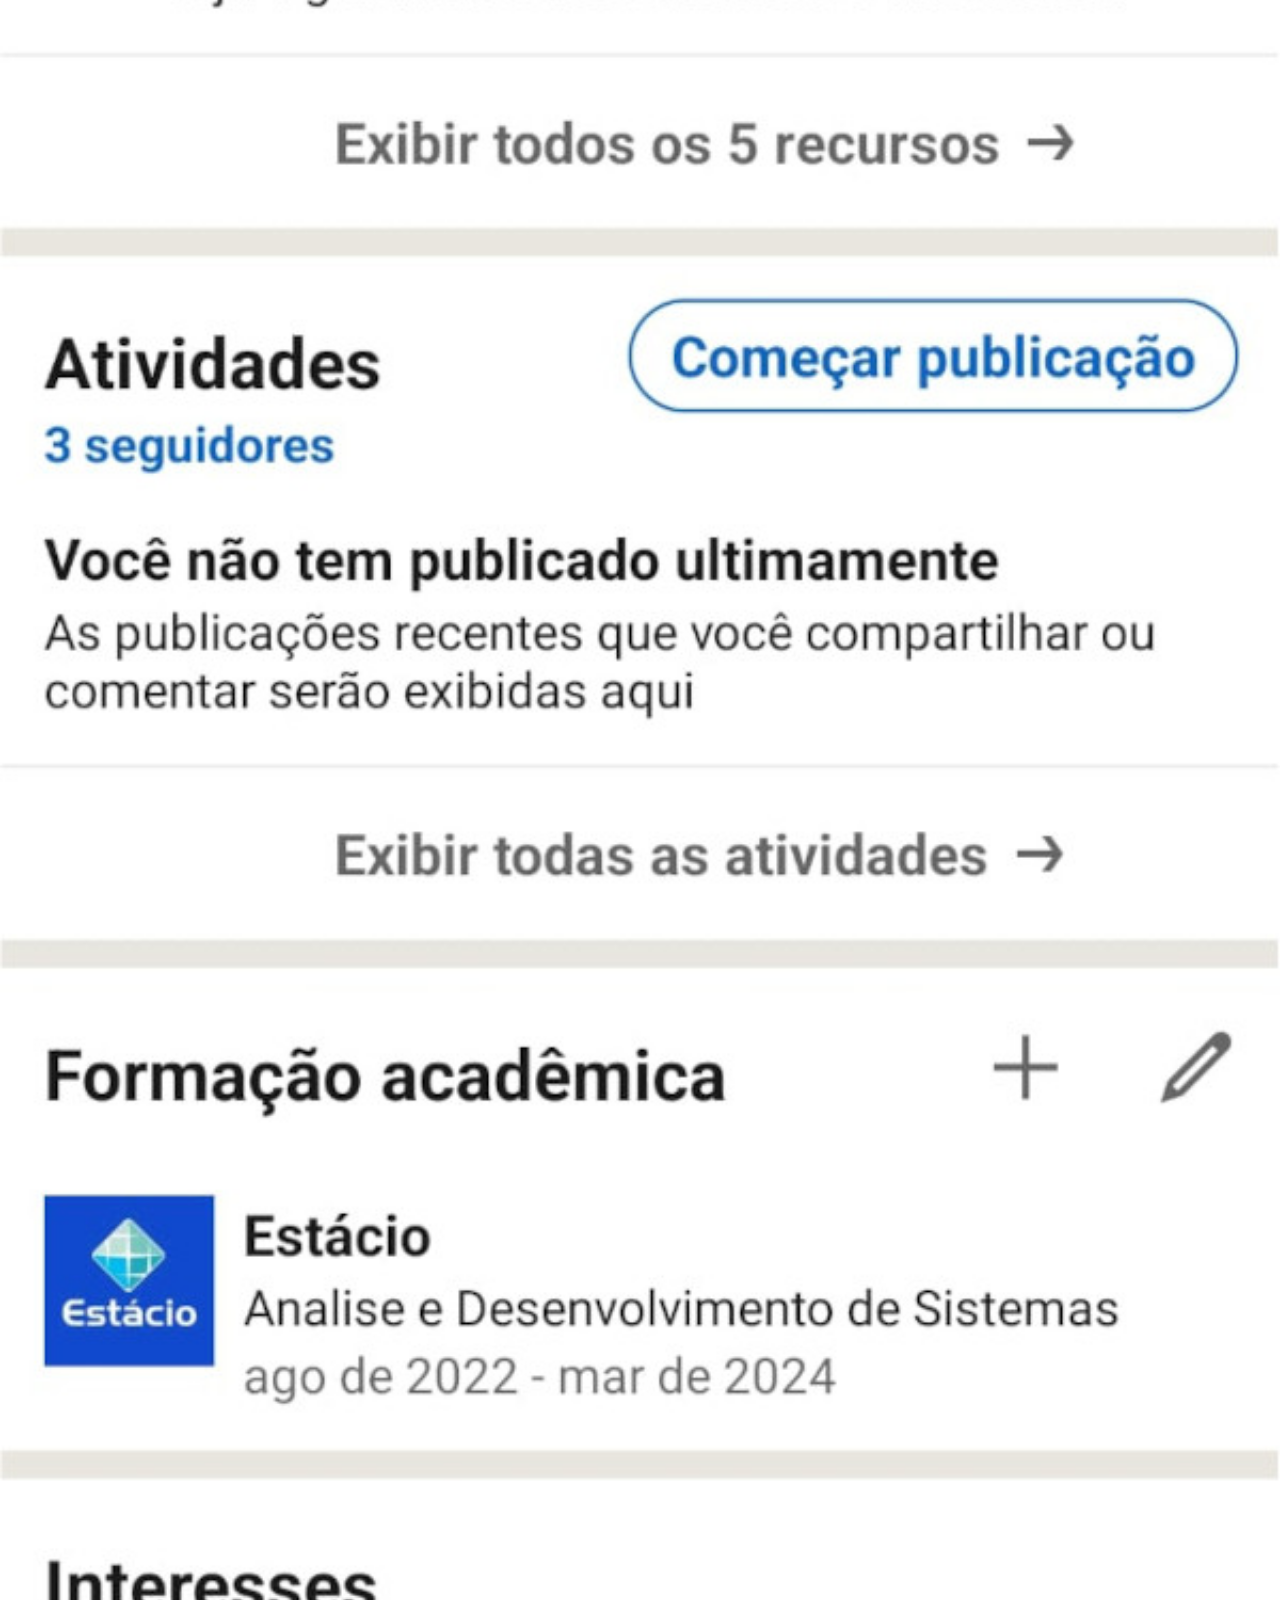
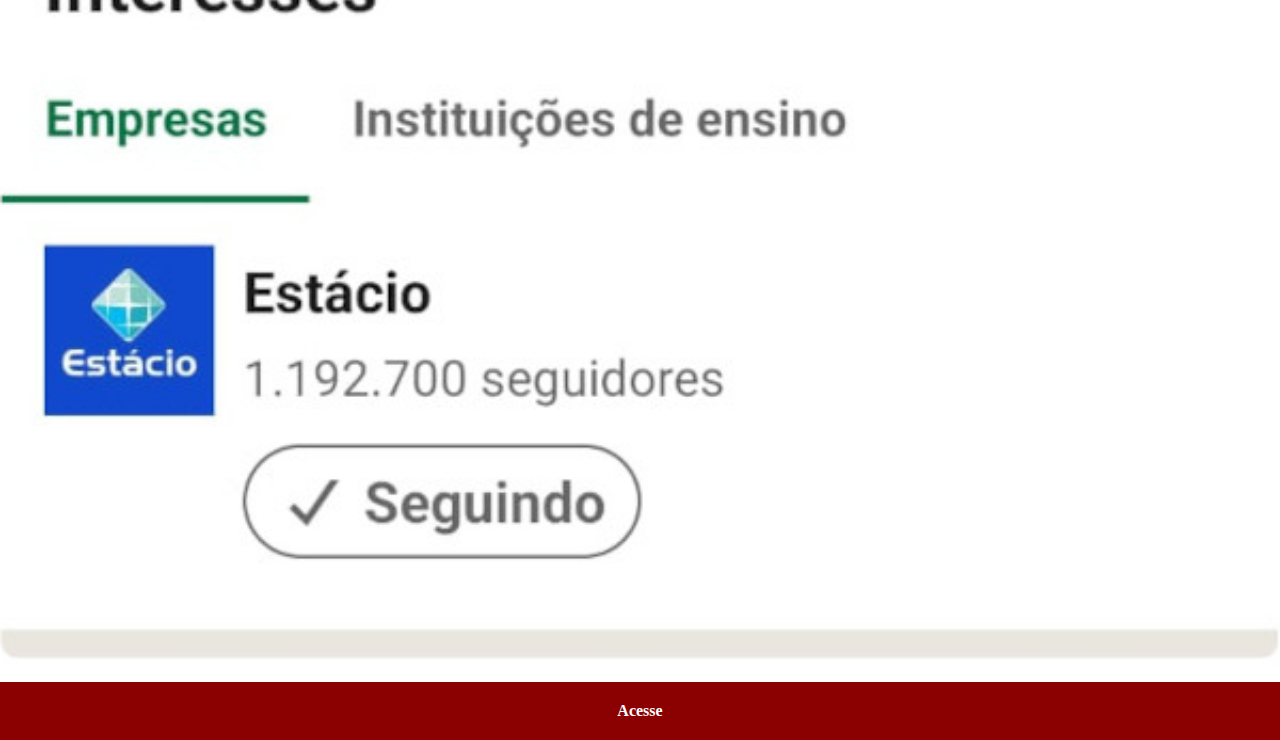
<file: linkedin.html>
<!DOCTYPE html>
<html lang="pt-br">
<head>
    <meta charset="UTF-8">
    <meta http-equiv="X-UA-Compatible" content="IE=edge">
    <meta name="viewport" content="width=device-width, initial-scale=1.0">
    <title>linkedin</title>
    <link rel="stylesheet" href="estilo/tela.css">
</head>
<body>
    <img src="imagens/tela-linkedin.jpg" alt="Linkdin">
    <a href="https://www.linkedin.com/in/arthur-lucas-machado-florentino-8561b5217/" target="_blank">Acesse</a>
</body>
</html>
</file>
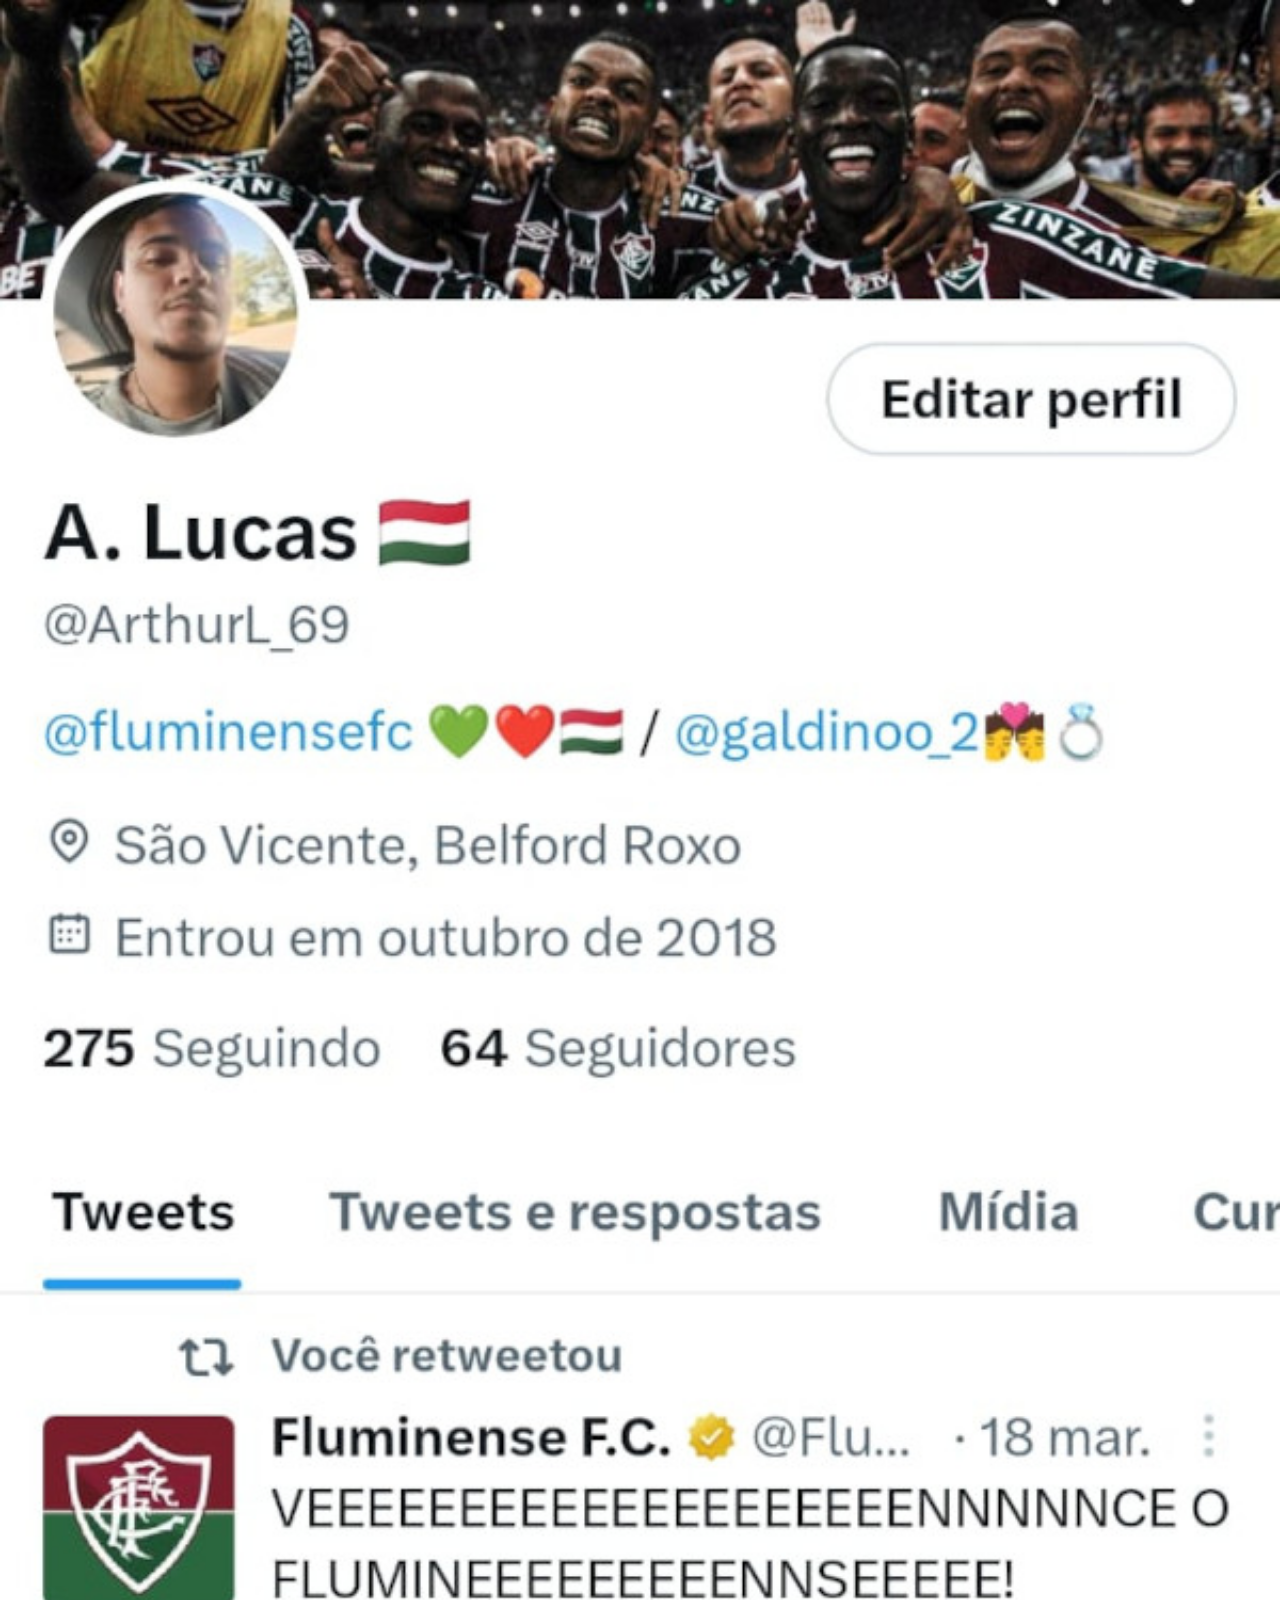
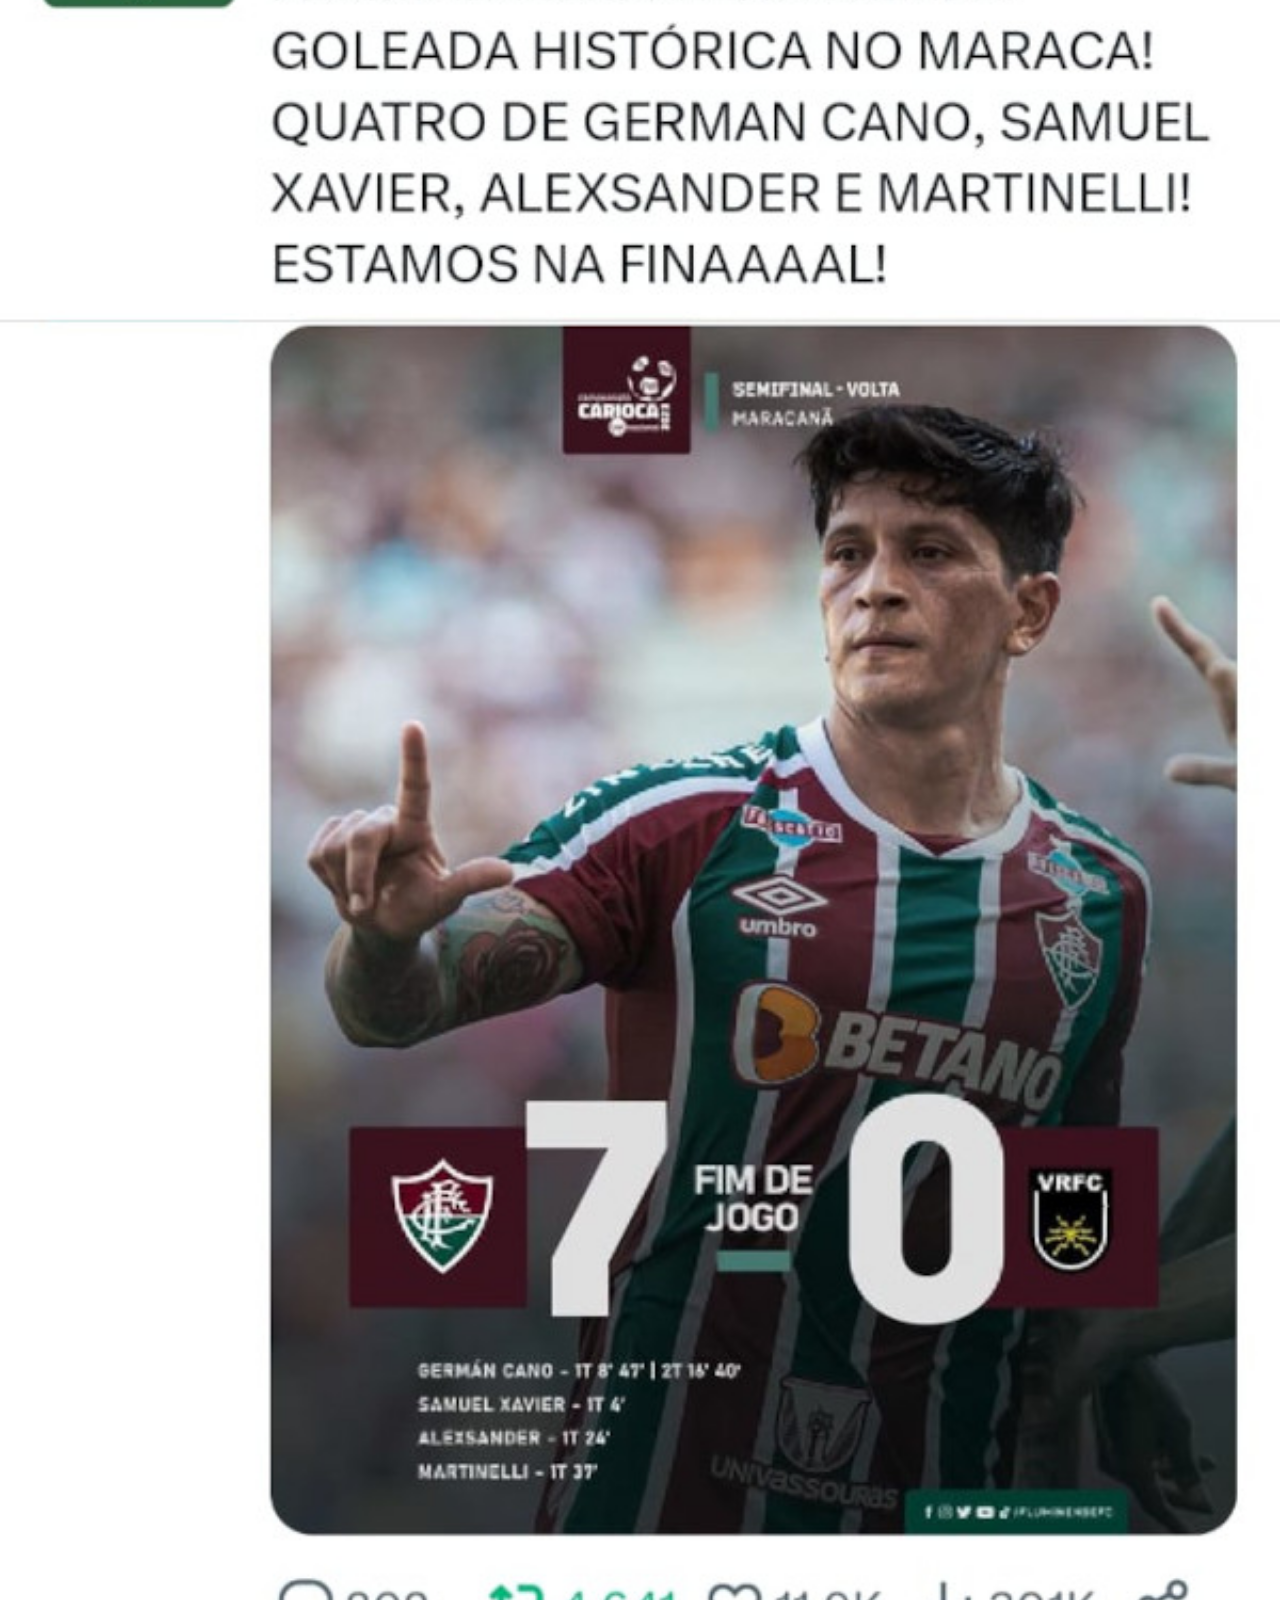
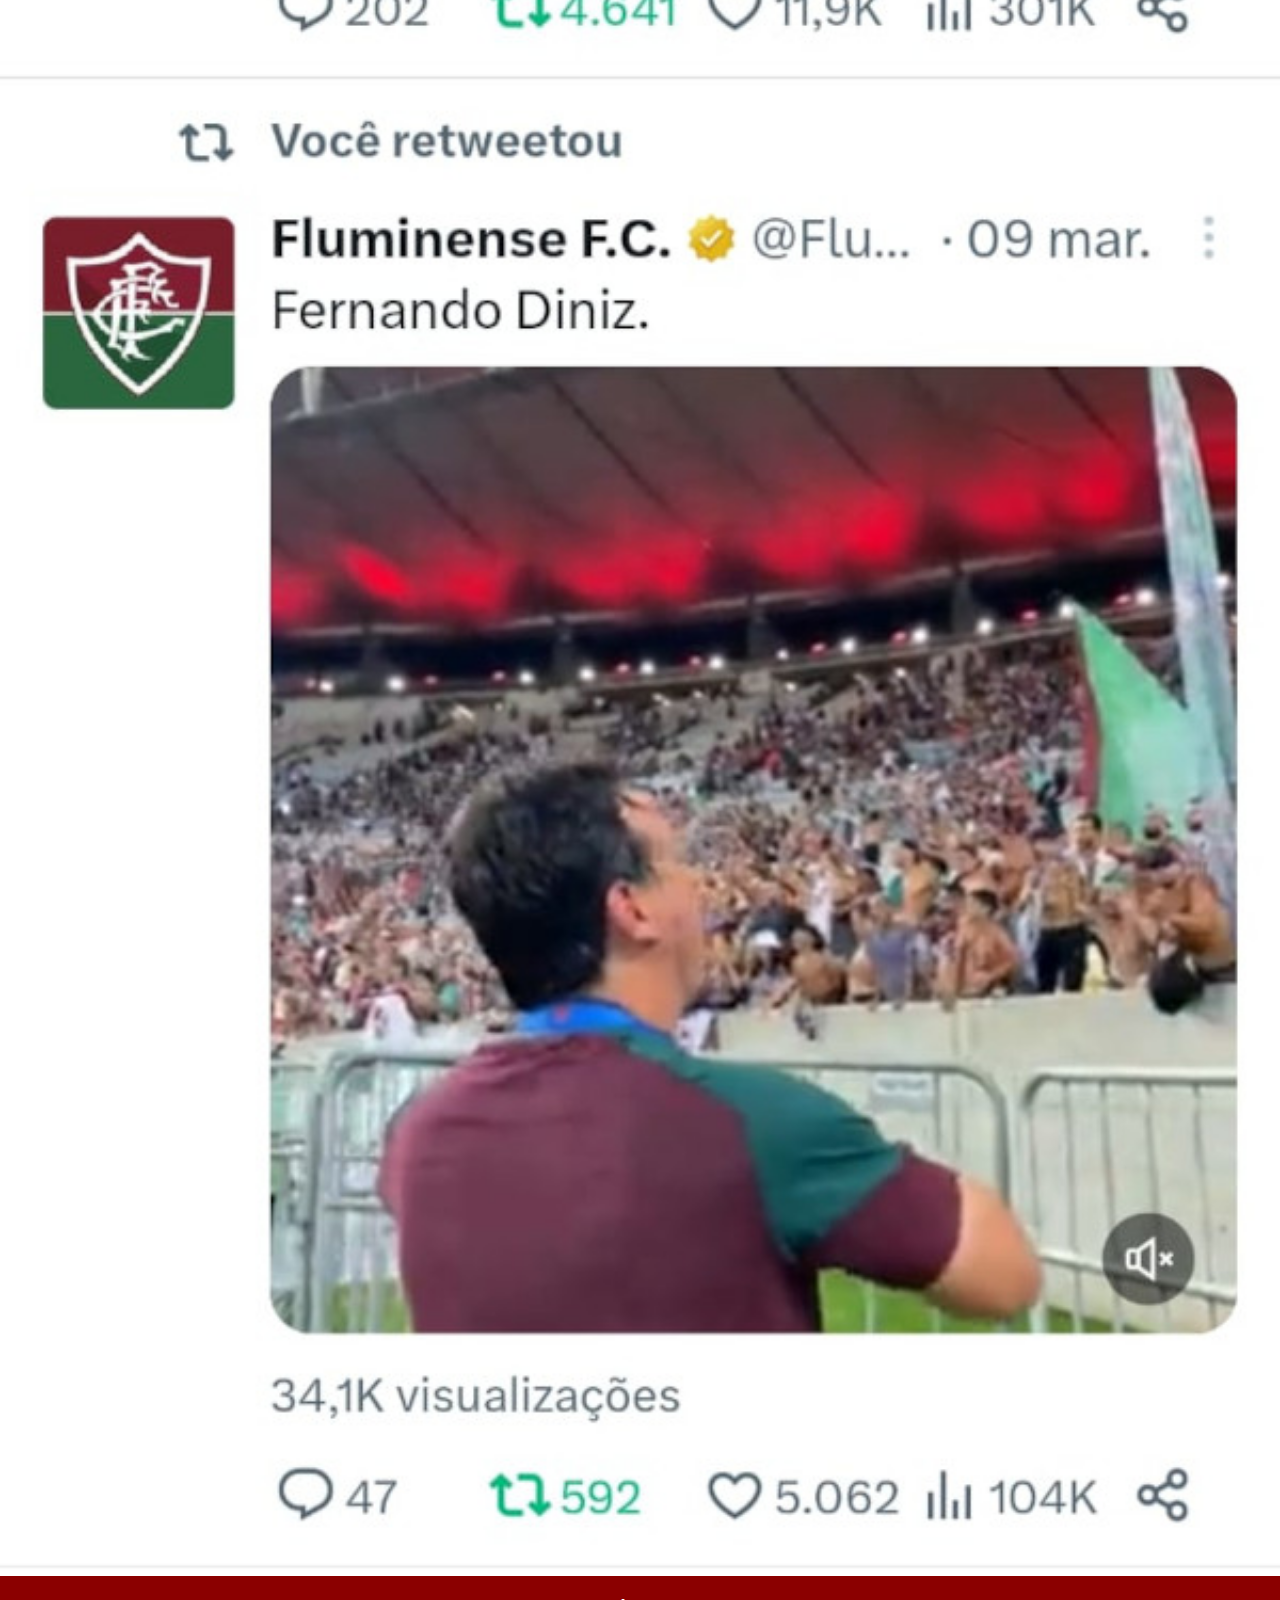
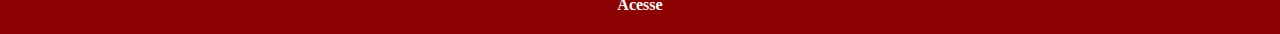
<file: twitter.html>
<!DOCTYPE html>
<html lang="pt-br">
<head>
    <meta charset="UTF-8">
    <meta http-equiv="X-UA-Compatible" content="IE=edge">
    <meta name="viewport" content="width=device-width, initial-scale=1.0">
    <link rel="stylesheet" href="estilo/tela.css">
    <title>Twitter</title>
</head>
<body>
    <img src="imagens/tela-twitter.jpeg" alt="Twitter">
    <a href="https://twitter.com/ArthurL_69" target="_blank">Acesse</a>
</body>
</html>
</file>
<file: estilo/style.css>
@charset "UTF-8";

*{
    padding: 0px;
    margin: 0px;
    font-family: Arial, Helvetica, sans-serif;
}

html, body {
    
    width: 100vw;
    height: 100vh;
    background-color: blanchedalmond;
}

body{
    background: url('../imagens/fundo-madeira.jpg') no-repeat top center;
    background-attachment: fixed;
    background-size: cover;
}


main{
    position: relative;
    height: 100vh;
}

section#telefone{
    position: absolute;
    top: 50%;
    left: 50%;
    transform: translate(-50%,-50%);
    width: 311px;
    height: 627px;
    background:url('../imagens/frame-iphone.png') no-repeat;
}

iframe{
    position: absolute;
    top: 80px;
    left: 22px;
    width: 267px;
    height: 471px;
}

a{
    text-decoration: none
}

section#rede-social{
    text-align: right;
}

section#rede-social img{
    width: 50px;
    margin: 10px;
    border-radius: 50%;
    box-shadow: 3px 3px 5px rgba(0, 0, 0, 0.61);
    box-sizing: border-box;
}

section#rede-social img:hover{
    border: 2px solid rgb(255, 255, 255);
    transform: translate(-3px, -3px);
    transition: transform 0.5s, border 0.7s;
}
</file>
<file: estilo/tela.css>
@charset "UTF-8";

*{
    margin: 0px;
    padding: 0px;
}

::-webkit-scrollbar{
    width: 0px;
    height: 0px;
}

img{
    width: 100vw;
}

a{
    display: block;
    background-color: darkred;
    color: white;
    padding: 20px;
    text-align: center;
    text-decoration: none;
    font-weight: bold;

}

a:hover{
    background-color: red;
}
</file>
